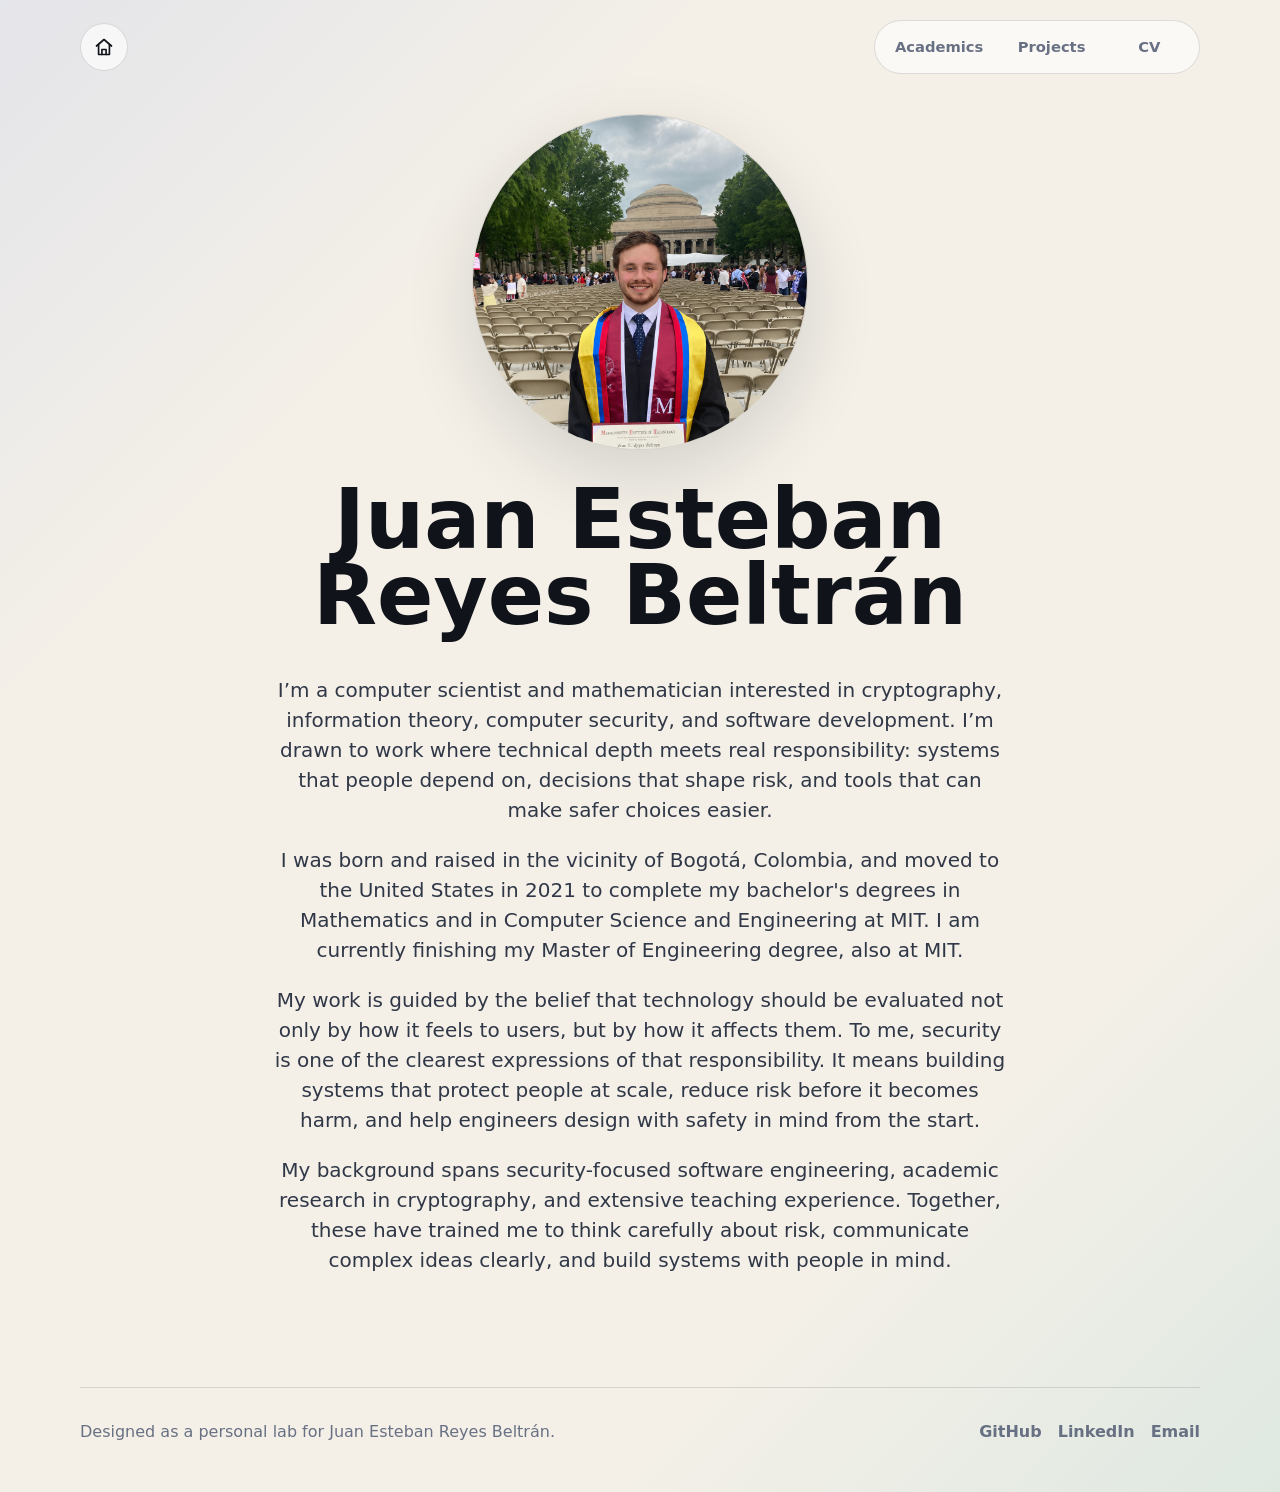
<file: index.html>
﻿<!doctype html>
<html lang="en">
  <head>
    <meta charset="UTF-8" />
    <meta name="viewport" content="width=device-width, initial-scale=1.0" />
    <title>Juan Esteban Reyes Beltrán</title>
    <meta
      name="description"
      content="Personal website for Juan Esteban Reyes Beltrán: research, games, software projects, and CV."
    />
    <link rel="stylesheet" href="styles.css" />
    <script src="script.js" defer></script>
  </head>
  <body data-page="home">
    <header class="site-header">
      <a class="brand" href="index.html" aria-label="Home">
        <svg viewBox="0 0 24 24" aria-hidden="true">
          <path d="M3 10.8 12 3l9 7.8" />
          <path d="M5.5 9.2V21h13V9.2" />
          <path d="M9.5 21v-6h5v6" />
        </svg>
      </a>
      <nav class="site-nav" aria-label="Primary navigation">
        <a href="academics.html">Academics</a>
        <a href="projects.html">Projects</a>
        <a href="cv.html">CV</a>
      </nav>
    </header>

    <main>
      <section class="about-hero" aria-labelledby="about-title">
        <img
          class="about-portrait"
          src="assets/personal-webpage-image.png"
          alt="Portrait of Juan Esteban Reyes Beltrán"
        />
        <div class="about-intro">
          <h1 id="about-title">Juan Esteban Reyes Beltrán</h1>
          <div class="about-text">
            <p>
              I’m a computer scientist and mathematician interested in
              cryptography, information theory, computer security, and software
              development. I’m drawn to work where technical depth meets real
              responsibility: systems that people depend on, decisions that
              shape risk, and tools that can make safer choices easier.
            </p>
            <p>
              I was born and raised in the vicinity of Bogotá, Colombia, and
              moved to the United States in 2021 to complete my bachelor's
              degrees in Mathematics and in Computer Science and Engineering at
              MIT. I am currently finishing my Master of Engineering degree,
              also at MIT.
            </p>
            <p>
              My work is guided by the belief that technology should be
              evaluated not only by how it feels to users, but by how it affects
              them. To me, security is one of the clearest expressions of that
              responsibility. It means building systems that protect people at
              scale, reduce risk before it becomes harm, and help engineers
              design with safety in mind from the start.
            </p>
            <p>
              My background spans security-focused software engineering,
              academic research in cryptography, and extensive teaching
              experience. Together, these have trained me to think carefully
              about risk, communicate complex ideas clearly, and build systems
              with people in mind.
            </p>
          </div>
        </div>
      </section>
    </main>

    <footer class="site-footer">
      <p>Designed as a personal lab for Juan Esteban Reyes Beltrán.</p>
      <div>
        <a href="https://github.com/juanereyes">GitHub</a>
        <a href="https://www.linkedin.com/in/juan-esteban-reyes-beltran-8081b71b8">LinkedIn</a>
        <a href="mailto:jereyes@mit.edu">Email</a>
      </div>
    </footer>
  </body>
</html>
</file>
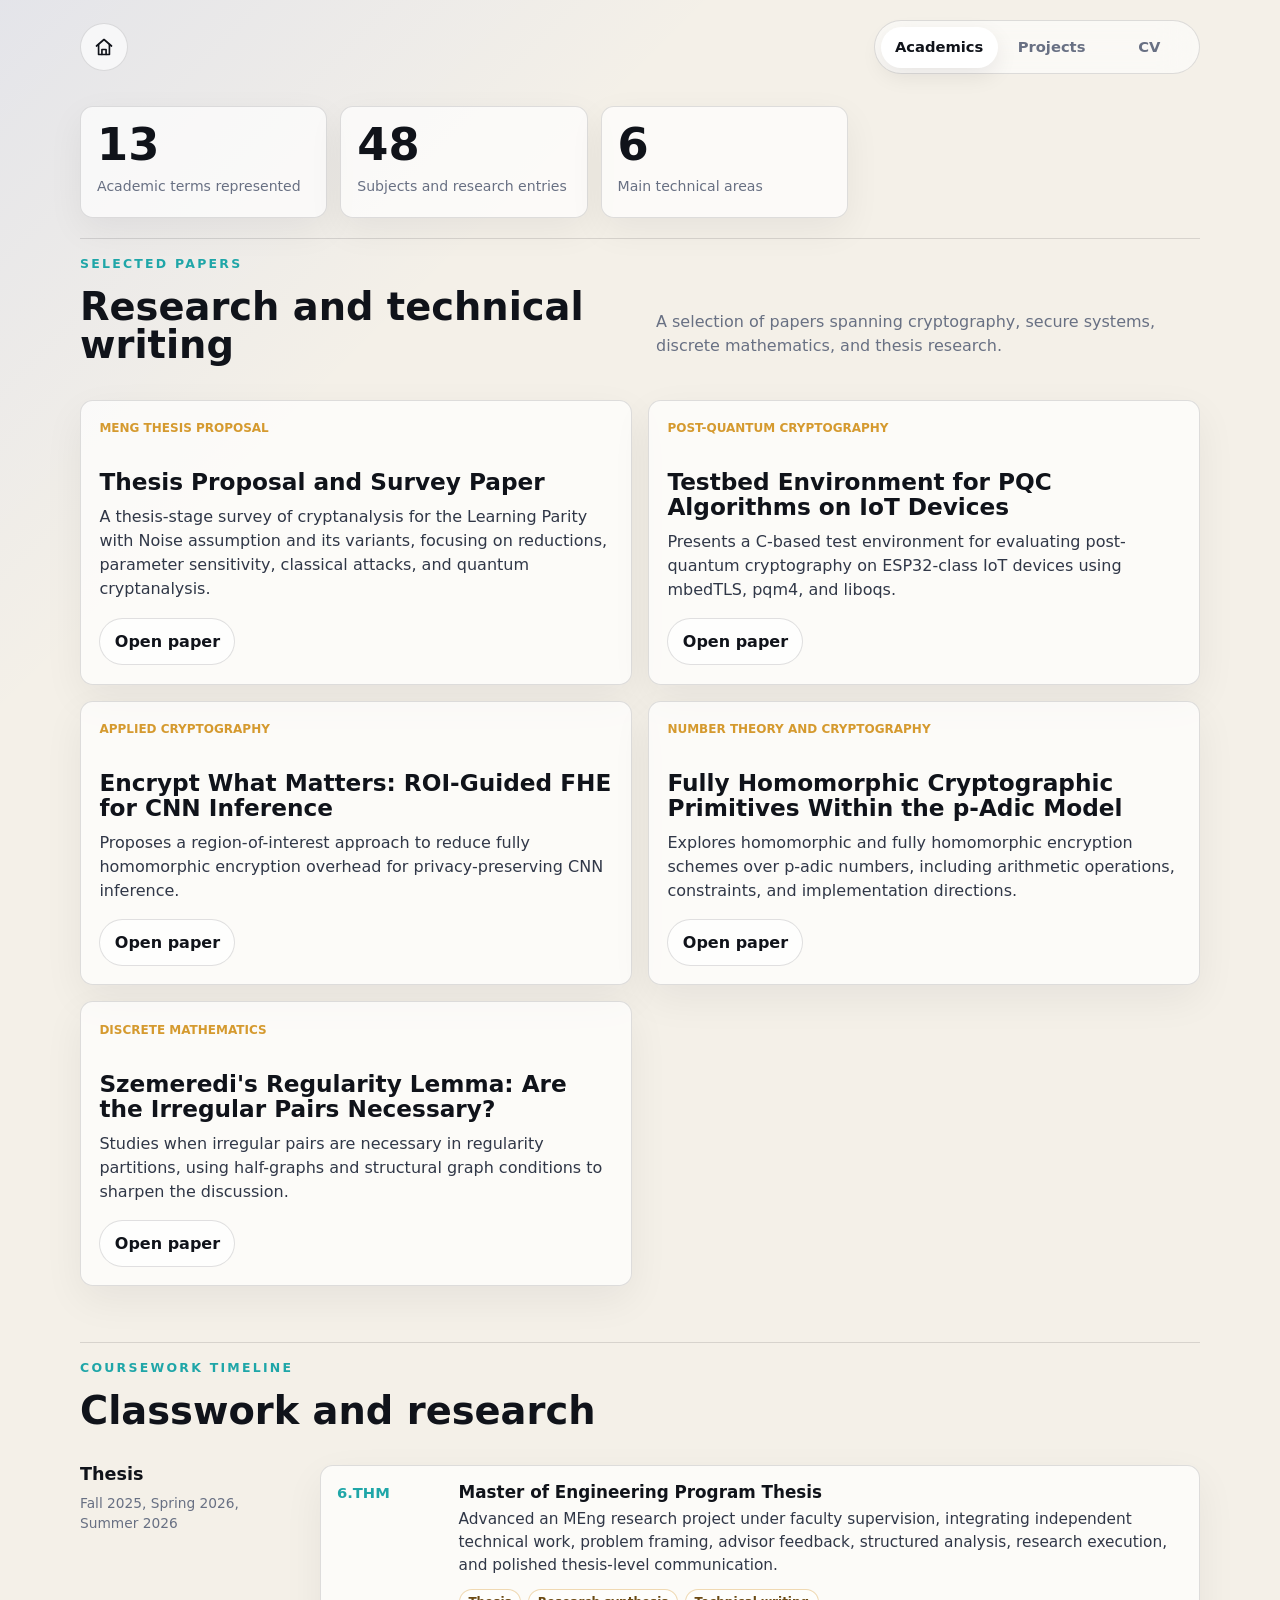
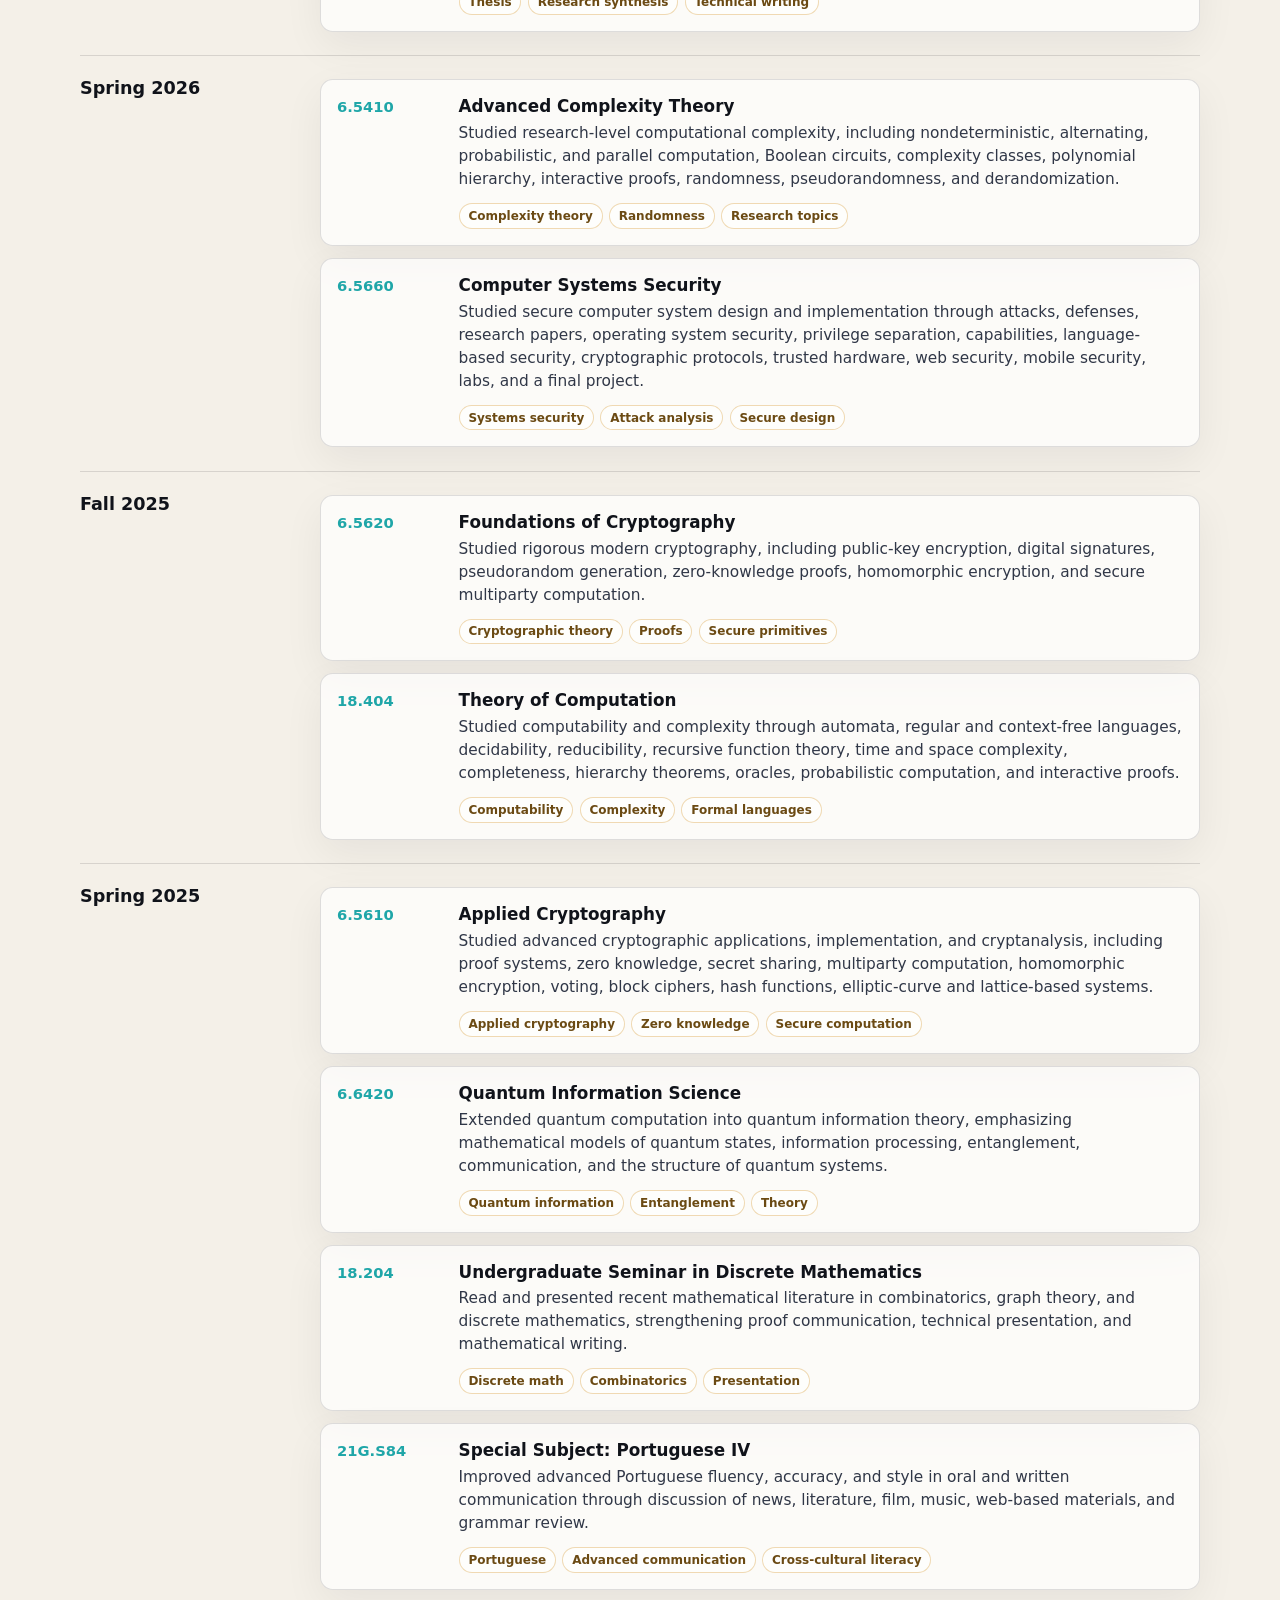
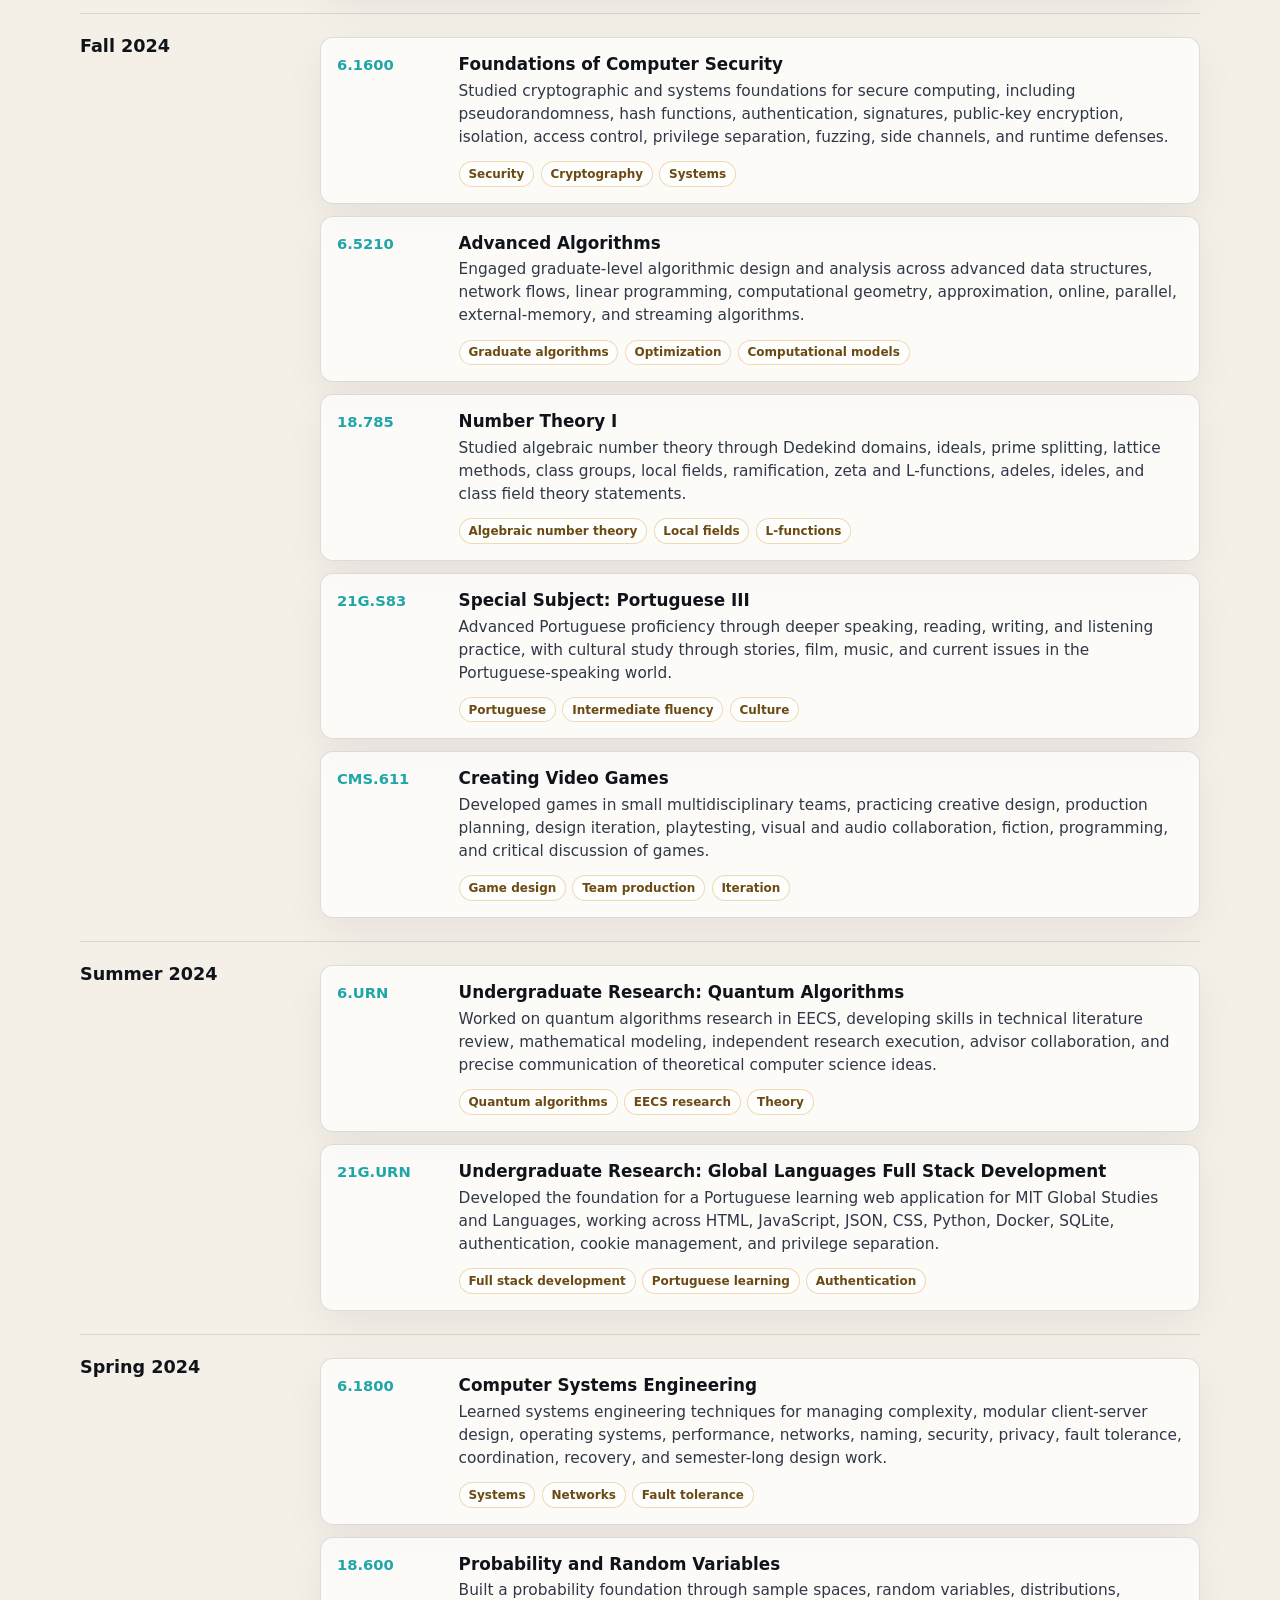
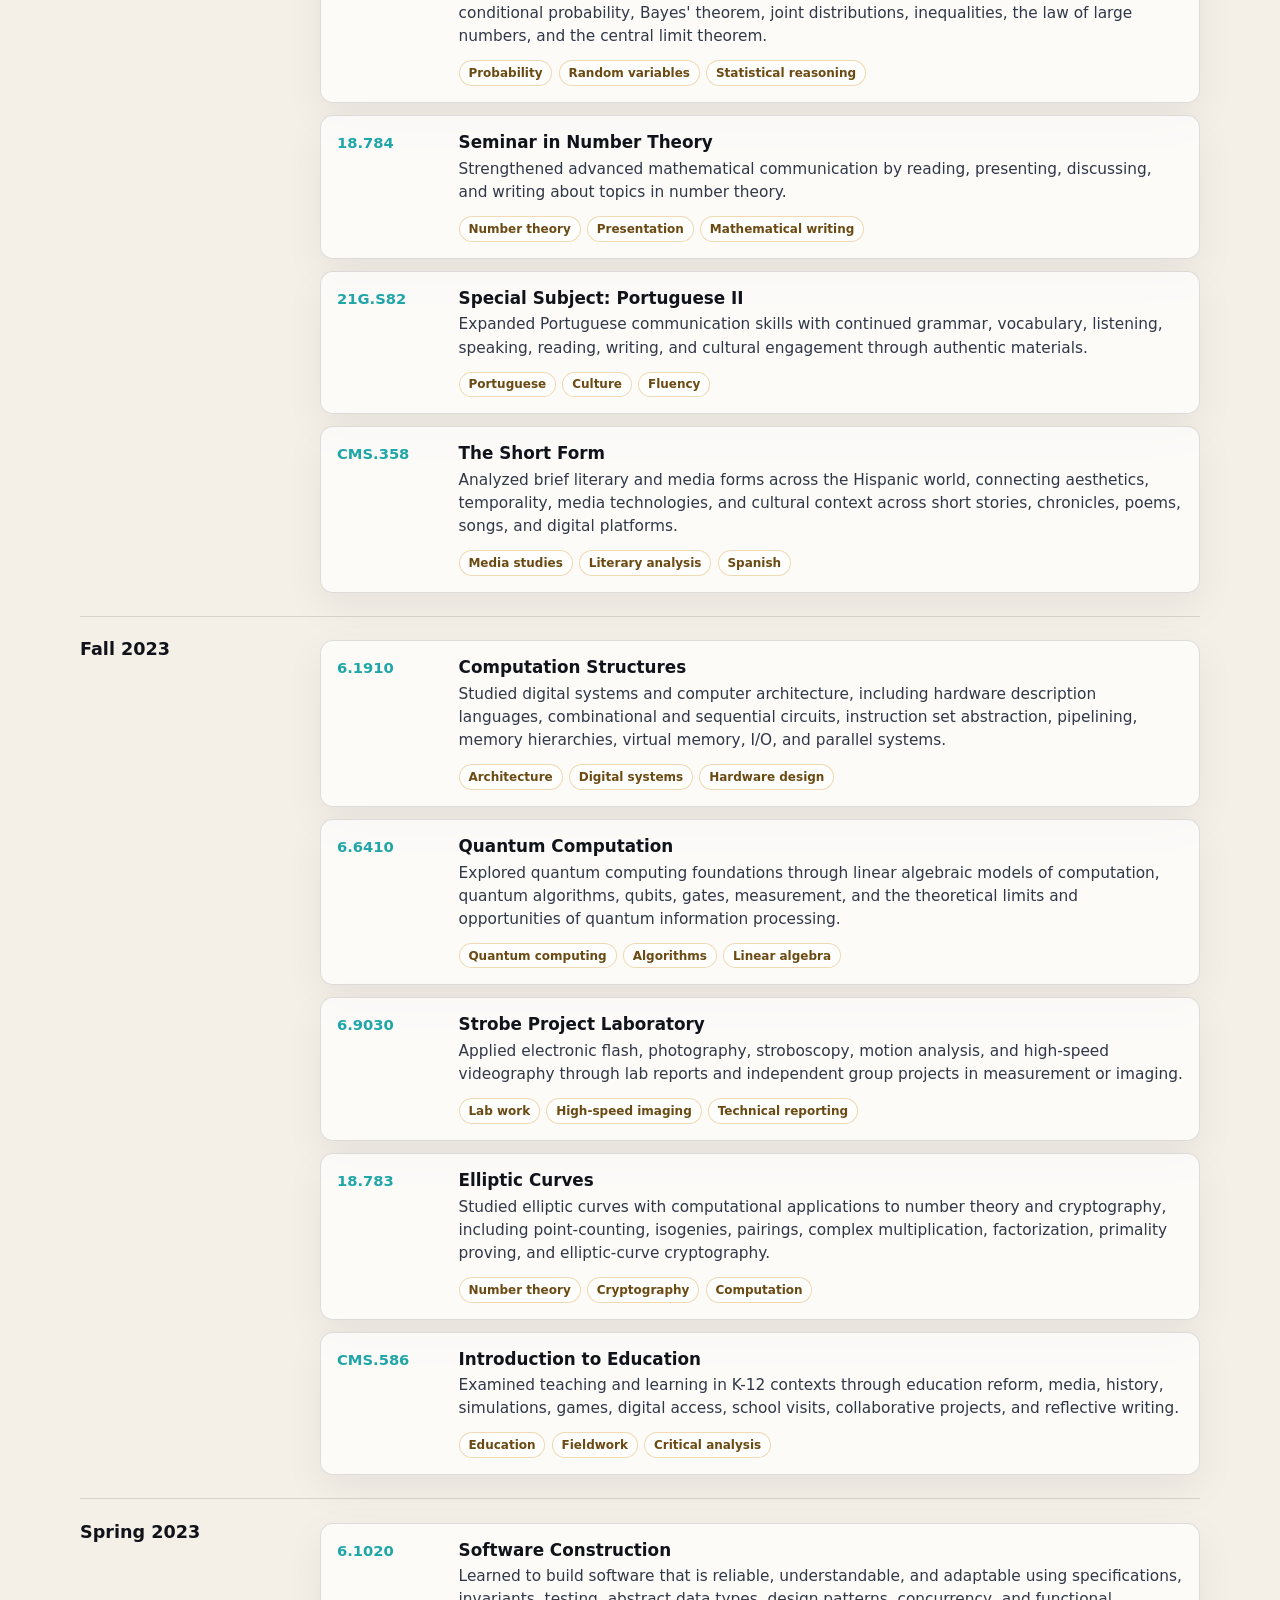
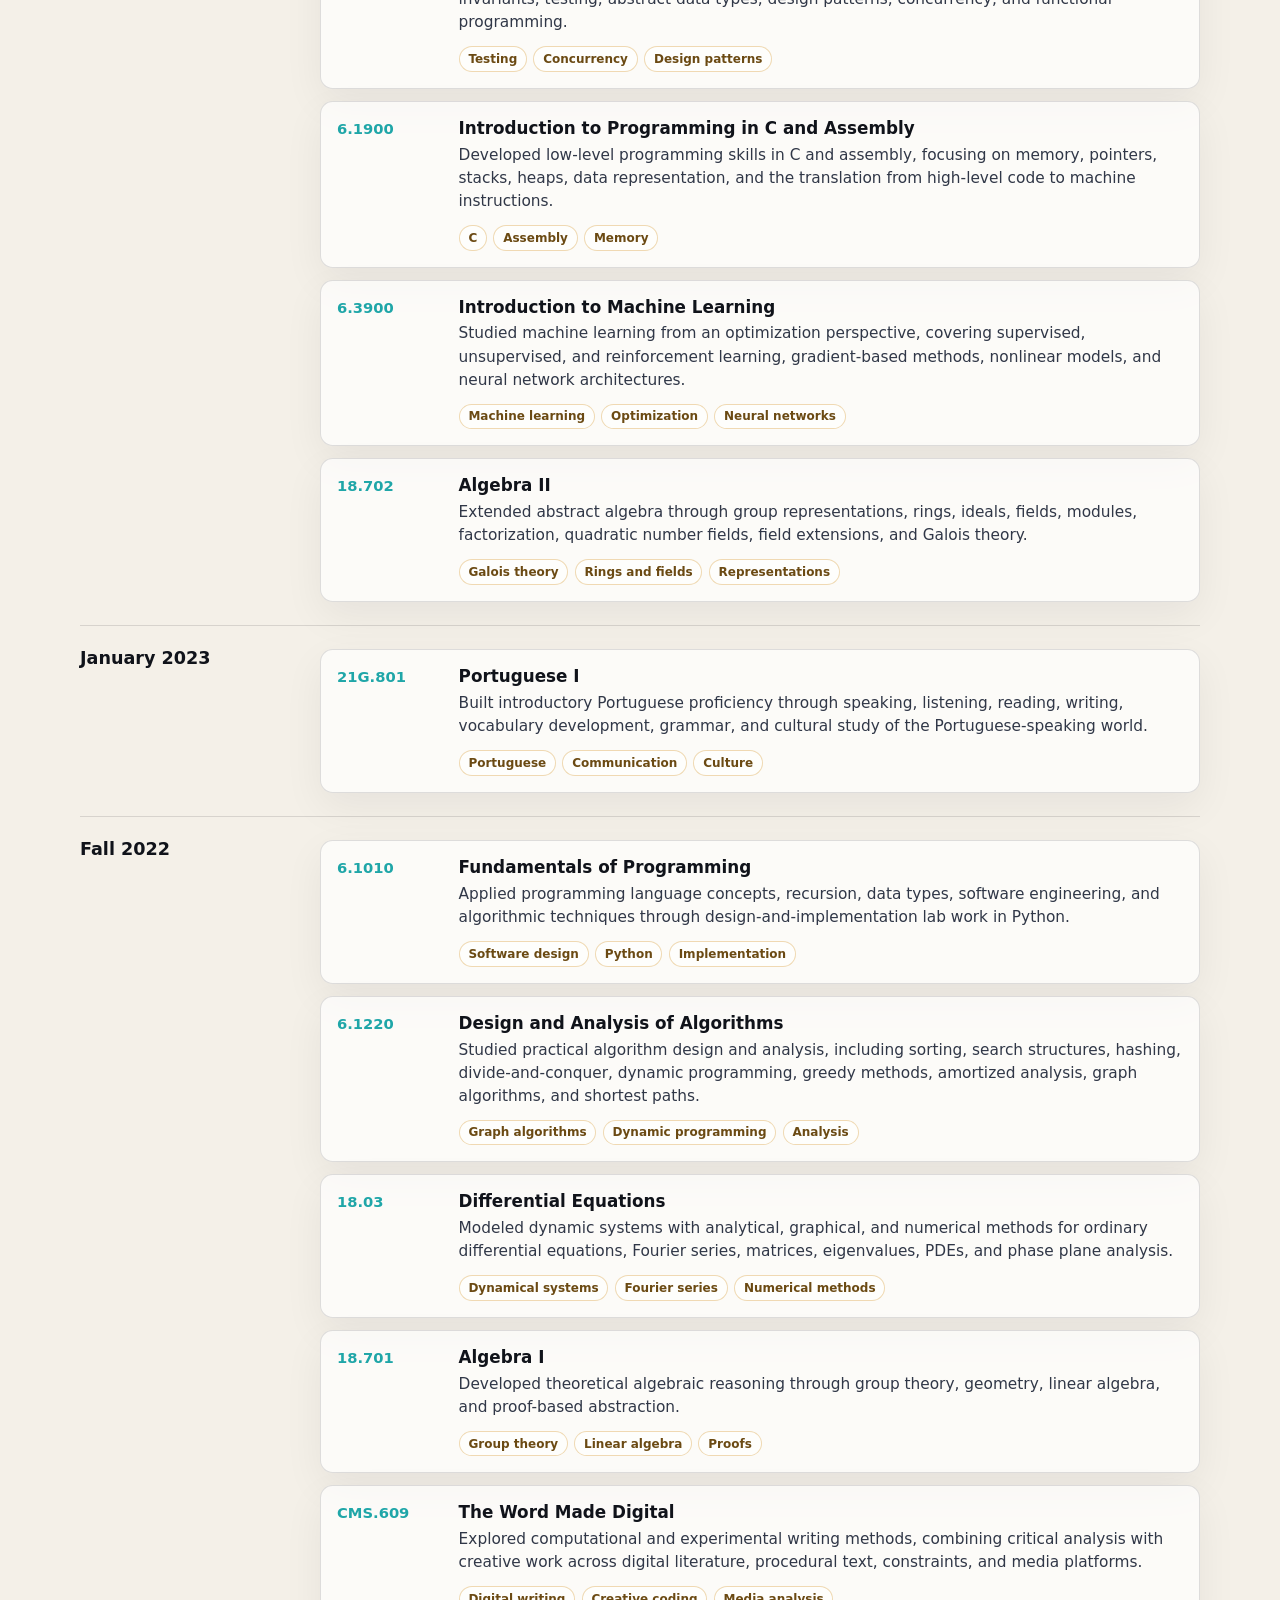
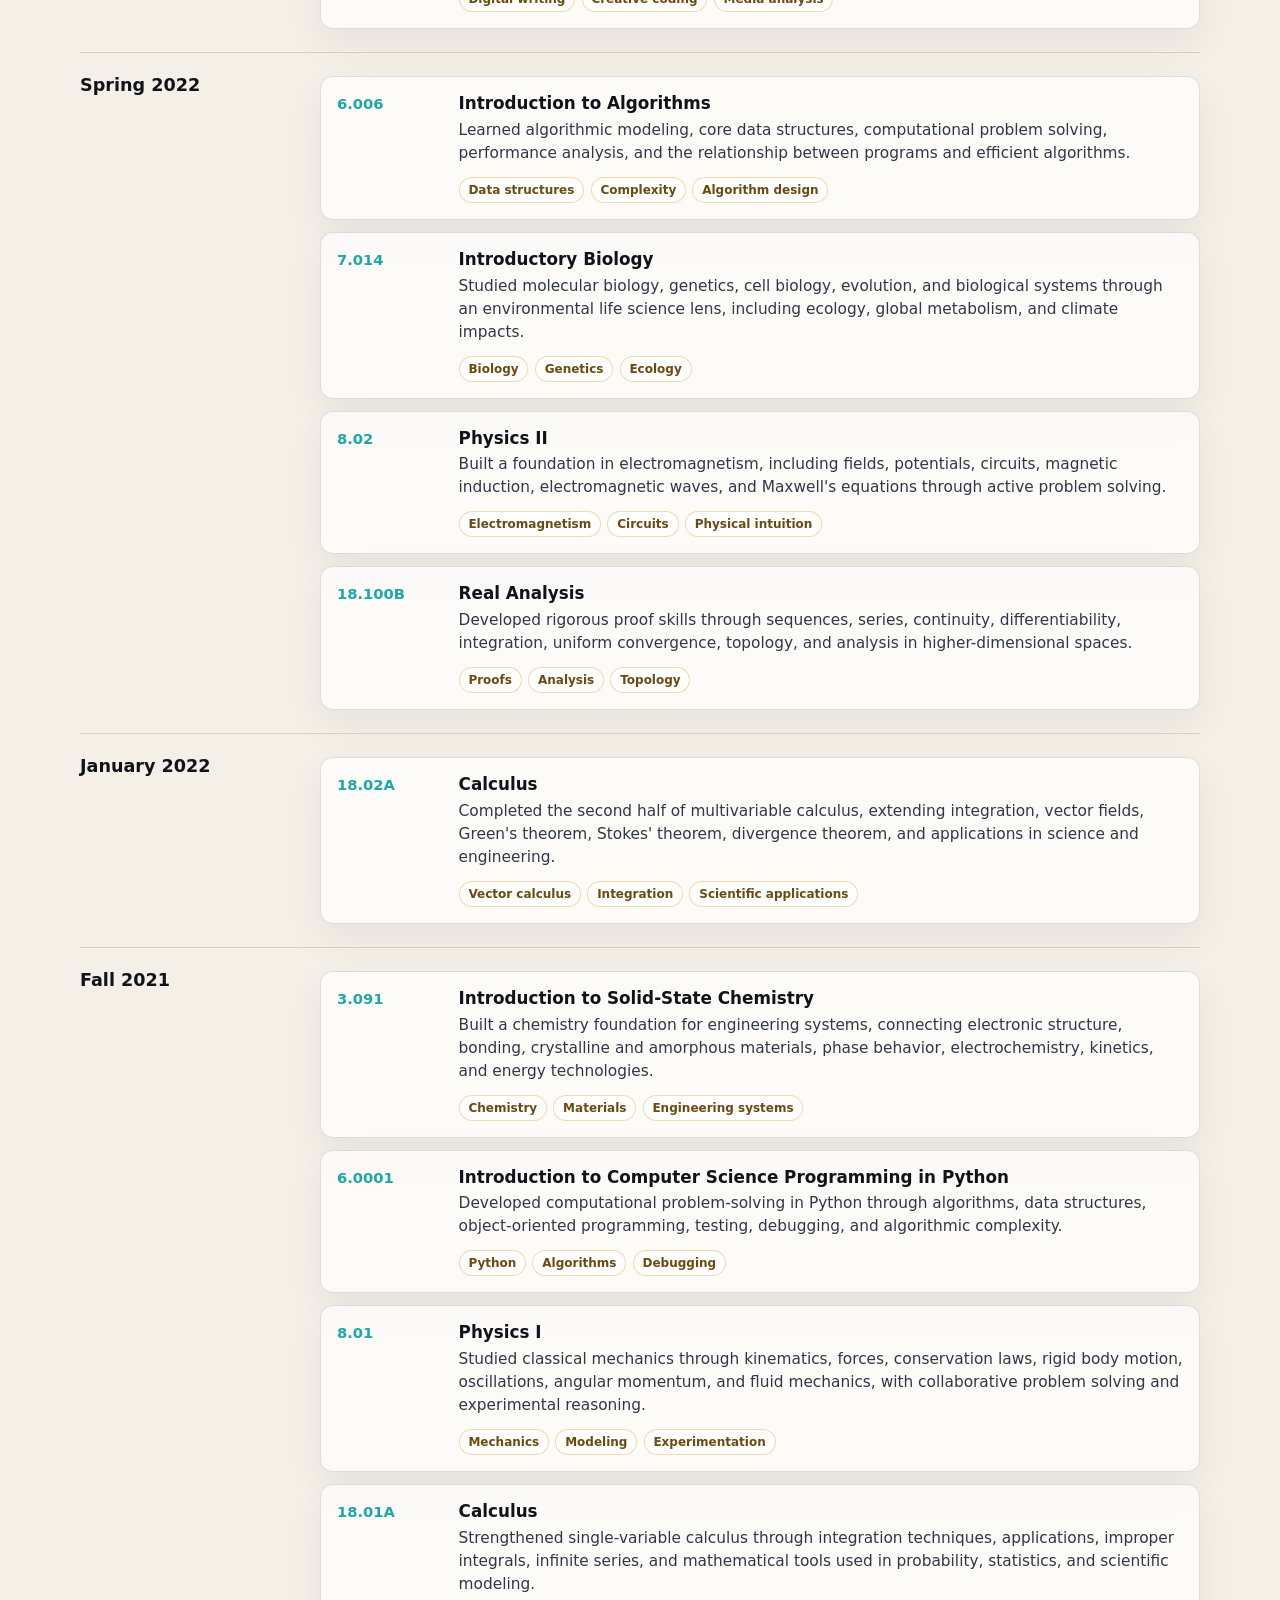
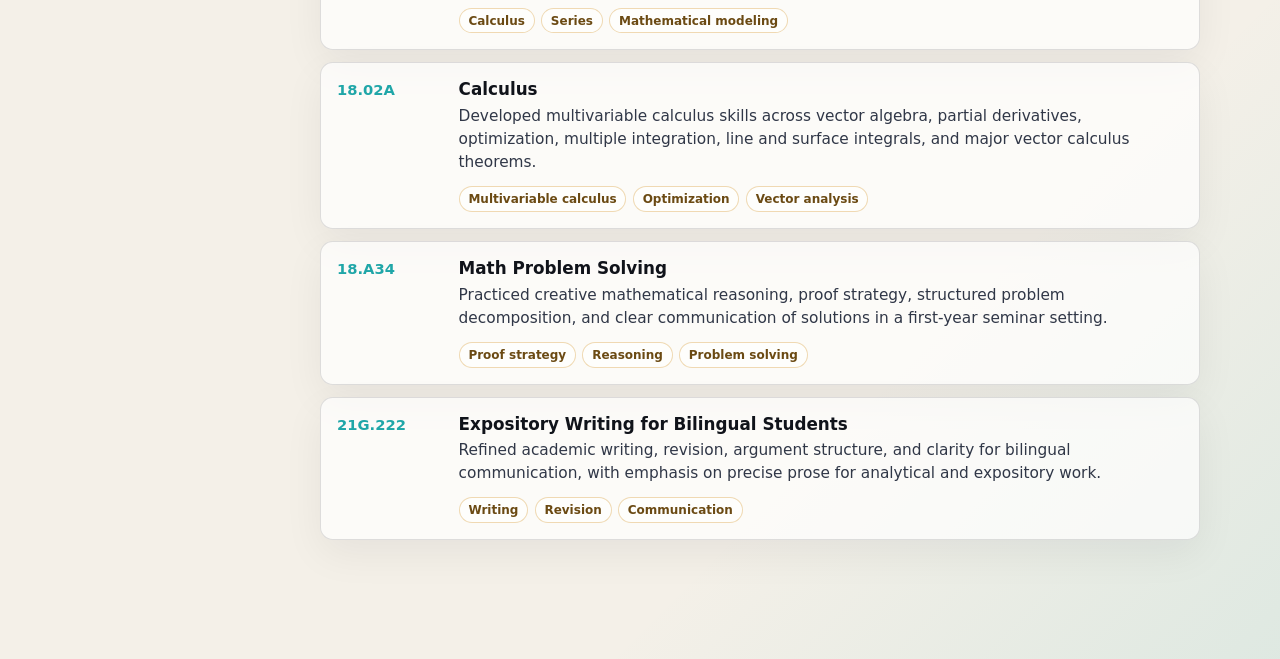
<file: academics.html>
<!doctype html>
<html lang="en">
  <head>
    <meta charset="UTF-8" />
    <meta name="viewport" content="width=device-width, initial-scale=1.0" />
    <title>Academics | Juan Esteban Reyes Beltrán</title>
    <link rel="stylesheet" href="styles.css" />
    <script src="script.js" defer></script>
  </head>
  <body data-page="academics">
    <header class="site-header">
      <a class="brand" href="index.html" aria-label="Home">
        <svg viewBox="0 0 24 24" aria-hidden="true">
          <path d="M3 10.8 12 3l9 7.8" />
          <path d="M5.5 9.2V21h13V9.2" />
          <path d="M9.5 21v-6h5v6" />
        </svg>
      </a>
      <nav class="site-nav" aria-label="Primary navigation">
        <a href="academics.html" aria-current="page">Academics</a>
        <a href="projects.html">Projects</a>
        <a href="cv.html">CV</a>
      </nav>
    </header>

    <main class="subpage academic-page">
      <section class="subpage-hero academic-hero">
        <div class="academic-stats" aria-label="Academic summary">
          <article>
            <strong>13</strong>
            <span>Academic terms represented</span>
          </article>
          <article>
            <strong>48</strong>
            <span>Subjects and research entries</span>
          </article>
          <article>
            <strong>6</strong>
            <span>Main technical areas</span>
          </article>
        </div>
      </section>

      <section class="papers-section" aria-labelledby="papers-heading">
        <div class="section-heading papers-heading">
          <div>
            <p class="eyebrow">Selected papers</p>
            <h2 id="papers-heading">Research and technical writing</h2>
          </div>
          <p>
            A selection of papers spanning cryptography, secure systems,
            discrete mathematics, and thesis research.
          </p>
        </div>

        <div class="paper-grid">
          <article class="paper-card">
            <span class="paper-meta">MEng thesis proposal</span>
            <h3>Thesis Proposal and Survey Paper</h3>
            <p>
              A thesis-stage survey of cryptanalysis for the Learning Parity
              with Noise assumption and its variants, focusing on reductions,
              parameter sensitivity, classical attacks, and quantum
              cryptanalysis.
            </p>
            <a href="assets/papers/meng-thesis-proposal-survey-paper.pdf">Open paper</a>
          </article>

          <article class="paper-card">
            <span class="paper-meta">Post-quantum cryptography</span>
            <h3>Testbed Environment for PQC Algorithms on IoT Devices</h3>
            <p>
              Presents a C-based test environment for evaluating post-quantum
              cryptography on ESP32-class IoT devices using mbedTLS, pqm4, and
              liboqs.
            </p>
            <a href="assets/papers/pqc-algorithms-iot-testbed.pdf">Open paper</a>
          </article>

          <article class="paper-card">
            <span class="paper-meta">Applied cryptography</span>
            <h3>Encrypt What Matters: ROI-Guided FHE for CNN Inference</h3>
            <p>
              Proposes a region-of-interest approach to reduce fully
              homomorphic encryption overhead for privacy-preserving CNN
              inference.
            </p>
            <a href="assets/papers/6-5610-roi-guided-fhe-cnn-inference.pdf">Open paper</a>
          </article>

          <article class="paper-card">
            <span class="paper-meta">Number theory and cryptography</span>
            <h3>Fully Homomorphic Cryptographic Primitives Within the p-Adic Model</h3>
            <p>
              Explores homomorphic and fully homomorphic encryption schemes over
              p-adic numbers, including arithmetic operations, constraints, and
              implementation directions.
            </p>
            <a href="assets/papers/18-784-p-adics-in-cryptography.pdf">Open paper</a>
          </article>

          <article class="paper-card">
            <span class="paper-meta">Discrete mathematics</span>
            <h3>Szemeredi's Regularity Lemma: Are the Irregular Pairs Necessary?</h3>
            <p>
              Studies when irregular pairs are necessary in regularity
              partitions, using half-graphs and structural graph conditions to
              sharpen the discussion.
            </p>
            <a href="assets/papers/18-204-szemeredi-regularity-lemma.pdf">Open paper</a>
          </article>
        </div>
      </section>

      <section class="coursework-section" aria-labelledby="coursework-heading">
        <div class="section-heading coursework-heading">
          <div>
            <p class="eyebrow">Coursework timeline</p>
            <h2 id="coursework-heading">Classwork and research</h2>
          </div>
        </div>

        <div class="timeline">
          <article class="term">
            <div class="term-label"><h3>Thesis</h3><span>Fall 2025, Spring 2026, Summer 2026</span></div>
            <div class="courses">
              <article class="course"><span class="course-code">6.THM</span><div><h4>Master of Engineering Program Thesis</h4><p>Advanced an MEng research project under faculty supervision, integrating independent technical work, problem framing, advisor feedback, structured analysis, research execution, and polished thesis-level communication.</p><div class="course-tags"><span>Thesis</span><span>Research synthesis</span><span>Technical writing</span></div></div></article>
            </div>
          </article>

          <article class="term">
            <div class="term-label"><h3>Spring 2026</h3></div>
            <div class="courses">
              <article class="course"><span class="course-code">6.5410</span><div><h4>Advanced Complexity Theory</h4><p>Studied research-level computational complexity, including nondeterministic, alternating, probabilistic, and parallel computation, Boolean circuits, complexity classes, polynomial hierarchy, interactive proofs, randomness, pseudorandomness, and derandomization.</p><div class="course-tags"><span>Complexity theory</span><span>Randomness</span><span>Research topics</span></div></div></article>
              <article class="course"><span class="course-code">6.5660</span><div><h4>Computer Systems Security</h4><p>Studied secure computer system design and implementation through attacks, defenses, research papers, operating system security, privilege separation, capabilities, language-based security, cryptographic protocols, trusted hardware, web security, mobile security, labs, and a final project.</p><div class="course-tags"><span>Systems security</span><span>Attack analysis</span><span>Secure design</span></div></div></article>
            </div>
          </article>

          <article class="term">
            <div class="term-label"><h3>Fall 2025</h3></div>
            <div class="courses">
              <article class="course"><span class="course-code">6.5620</span><div><h4>Foundations of Cryptography</h4><p>Studied rigorous modern cryptography, including public-key encryption, digital signatures, pseudorandom generation, zero-knowledge proofs, homomorphic encryption, and secure multiparty computation.</p><div class="course-tags"><span>Cryptographic theory</span><span>Proofs</span><span>Secure primitives</span></div></div></article>
              <article class="course"><span class="course-code">18.404</span><div><h4>Theory of Computation</h4><p>Studied computability and complexity through automata, regular and context-free languages, decidability, reducibility, recursive function theory, time and space complexity, completeness, hierarchy theorems, oracles, probabilistic computation, and interactive proofs.</p><div class="course-tags"><span>Computability</span><span>Complexity</span><span>Formal languages</span></div></div></article>
            </div>
          </article>

          <article class="term">
            <div class="term-label"><h3>Spring 2025</h3></div>
            <div class="courses">
              <article class="course"><span class="course-code">6.5610</span><div><h4>Applied Cryptography</h4><p>Studied advanced cryptographic applications, implementation, and cryptanalysis, including proof systems, zero knowledge, secret sharing, multiparty computation, homomorphic encryption, voting, block ciphers, hash functions, elliptic-curve and lattice-based systems.</p><div class="course-tags"><span>Applied cryptography</span><span>Zero knowledge</span><span>Secure computation</span></div></div></article>
              <article class="course"><span class="course-code">6.6420</span><div><h4>Quantum Information Science</h4><p>Extended quantum computation into quantum information theory, emphasizing mathematical models of quantum states, information processing, entanglement, communication, and the structure of quantum systems.</p><div class="course-tags"><span>Quantum information</span><span>Entanglement</span><span>Theory</span></div></div></article>
              <article class="course"><span class="course-code">18.204</span><div><h4>Undergraduate Seminar in Discrete Mathematics</h4><p>Read and presented recent mathematical literature in combinatorics, graph theory, and discrete mathematics, strengthening proof communication, technical presentation, and mathematical writing.</p><div class="course-tags"><span>Discrete math</span><span>Combinatorics</span><span>Presentation</span></div></div></article>
              <article class="course"><span class="course-code">21G.S84</span><div><h4>Special Subject: Portuguese IV</h4><p>Improved advanced Portuguese fluency, accuracy, and style in oral and written communication through discussion of news, literature, film, music, web-based materials, and grammar review.</p><div class="course-tags"><span>Portuguese</span><span>Advanced communication</span><span>Cross-cultural literacy</span></div></div></article>
            </div>
          </article>

          <article class="term">
            <div class="term-label"><h3>Fall 2024</h3></div>
            <div class="courses">
              <article class="course"><span class="course-code">6.1600</span><div><h4>Foundations of Computer Security</h4><p>Studied cryptographic and systems foundations for secure computing, including pseudorandomness, hash functions, authentication, signatures, public-key encryption, isolation, access control, privilege separation, fuzzing, side channels, and runtime defenses.</p><div class="course-tags"><span>Security</span><span>Cryptography</span><span>Systems</span></div></div></article>
              <article class="course"><span class="course-code">6.5210</span><div><h4>Advanced Algorithms</h4><p>Engaged graduate-level algorithmic design and analysis across advanced data structures, network flows, linear programming, computational geometry, approximation, online, parallel, external-memory, and streaming algorithms.</p><div class="course-tags"><span>Graduate algorithms</span><span>Optimization</span><span>Computational models</span></div></div></article>
              <article class="course"><span class="course-code">18.785</span><div><h4>Number Theory I</h4><p>Studied algebraic number theory through Dedekind domains, ideals, prime splitting, lattice methods, class groups, local fields, ramification, zeta and L-functions, adeles, ideles, and class field theory statements.</p><div class="course-tags"><span>Algebraic number theory</span><span>Local fields</span><span>L-functions</span></div></div></article>
              <article class="course"><span class="course-code">21G.S83</span><div><h4>Special Subject: Portuguese III</h4><p>Advanced Portuguese proficiency through deeper speaking, reading, writing, and listening practice, with cultural study through stories, film, music, and current issues in the Portuguese-speaking world.</p><div class="course-tags"><span>Portuguese</span><span>Intermediate fluency</span><span>Culture</span></div></div></article>
              <article class="course"><span class="course-code">CMS.611</span><div><h4>Creating Video Games</h4><p>Developed games in small multidisciplinary teams, practicing creative design, production planning, design iteration, playtesting, visual and audio collaboration, fiction, programming, and critical discussion of games.</p><div class="course-tags"><span>Game design</span><span>Team production</span><span>Iteration</span></div></div></article>
            </div>
          </article>

          <article class="term">
            <div class="term-label"><h3>Summer 2024</h3></div>
            <div class="courses">
              <article class="course"><span class="course-code">6.URN</span><div><h4>Undergraduate Research: Quantum Algorithms</h4><p>Worked on quantum algorithms research in EECS, developing skills in technical literature review, mathematical modeling, independent research execution, advisor collaboration, and precise communication of theoretical computer science ideas.</p><div class="course-tags"><span>Quantum algorithms</span><span>EECS research</span><span>Theory</span></div></div></article>
              <article class="course"><span class="course-code">21G.URN</span><div><h4>Undergraduate Research: Global Languages Full Stack Development</h4><p>Developed the foundation for a Portuguese learning web application for MIT Global Studies and Languages, working across HTML, JavaScript, JSON, CSS, Python, Docker, SQLite, authentication, cookie management, and privilege separation.</p><div class="course-tags"><span>Full stack development</span><span>Portuguese learning</span><span>Authentication</span></div></div></article>
            </div>
          </article>

          <article class="term">
            <div class="term-label"><h3>Spring 2024</h3></div>
            <div class="courses">
              <article class="course"><span class="course-code">6.1800</span><div><h4>Computer Systems Engineering</h4><p>Learned systems engineering techniques for managing complexity, modular client-server design, operating systems, performance, networks, naming, security, privacy, fault tolerance, coordination, recovery, and semester-long design work.</p><div class="course-tags"><span>Systems</span><span>Networks</span><span>Fault tolerance</span></div></div></article>
              <article class="course"><span class="course-code">18.600</span><div><h4>Probability and Random Variables</h4><p>Built a probability foundation through sample spaces, random variables, distributions, conditional probability, Bayes' theorem, joint distributions, inequalities, the law of large numbers, and the central limit theorem.</p><div class="course-tags"><span>Probability</span><span>Random variables</span><span>Statistical reasoning</span></div></div></article>
              <article class="course"><span class="course-code">18.784</span><div><h4>Seminar in Number Theory</h4><p>Strengthened advanced mathematical communication by reading, presenting, discussing, and writing about topics in number theory.</p><div class="course-tags"><span>Number theory</span><span>Presentation</span><span>Mathematical writing</span></div></div></article>
              <article class="course"><span class="course-code">21G.S82</span><div><h4>Special Subject: Portuguese II</h4><p>Expanded Portuguese communication skills with continued grammar, vocabulary, listening, speaking, reading, writing, and cultural engagement through authentic materials.</p><div class="course-tags"><span>Portuguese</span><span>Culture</span><span>Fluency</span></div></div></article>
              <article class="course"><span class="course-code">CMS.358</span><div><h4>The Short Form</h4><p>Analyzed brief literary and media forms across the Hispanic world, connecting aesthetics, temporality, media technologies, and cultural context across short stories, chronicles, poems, songs, and digital platforms.</p><div class="course-tags"><span>Media studies</span><span>Literary analysis</span><span>Spanish</span></div></div></article>
            </div>
          </article>

          <article class="term">
            <div class="term-label"><h3>Fall 2023</h3></div>
            <div class="courses">
              <article class="course"><span class="course-code">6.1910</span><div><h4>Computation Structures</h4><p>Studied digital systems and computer architecture, including hardware description languages, combinational and sequential circuits, instruction set abstraction, pipelining, memory hierarchies, virtual memory, I/O, and parallel systems.</p><div class="course-tags"><span>Architecture</span><span>Digital systems</span><span>Hardware design</span></div></div></article>
              <article class="course"><span class="course-code">6.6410</span><div><h4>Quantum Computation</h4><p>Explored quantum computing foundations through linear algebraic models of computation, quantum algorithms, qubits, gates, measurement, and the theoretical limits and opportunities of quantum information processing.</p><div class="course-tags"><span>Quantum computing</span><span>Algorithms</span><span>Linear algebra</span></div></div></article>
              <article class="course"><span class="course-code">6.9030</span><div><h4>Strobe Project Laboratory</h4><p>Applied electronic flash, photography, stroboscopy, motion analysis, and high-speed videography through lab reports and independent group projects in measurement or imaging.</p><div class="course-tags"><span>Lab work</span><span>High-speed imaging</span><span>Technical reporting</span></div></div></article>
              <article class="course"><span class="course-code">18.783</span><div><h4>Elliptic Curves</h4><p>Studied elliptic curves with computational applications to number theory and cryptography, including point-counting, isogenies, pairings, complex multiplication, factorization, primality proving, and elliptic-curve cryptography.</p><div class="course-tags"><span>Number theory</span><span>Cryptography</span><span>Computation</span></div></div></article>
              <article class="course"><span class="course-code">CMS.586</span><div><h4>Introduction to Education</h4><p>Examined teaching and learning in K-12 contexts through education reform, media, history, simulations, games, digital access, school visits, collaborative projects, and reflective writing.</p><div class="course-tags"><span>Education</span><span>Fieldwork</span><span>Critical analysis</span></div></div></article>
            </div>
          </article>

          <article class="term">
            <div class="term-label"><h3>Spring 2023</h3></div>
            <div class="courses">
              <article class="course"><span class="course-code">6.1020</span><div><h4>Software Construction</h4><p>Learned to build software that is reliable, understandable, and adaptable using specifications, invariants, testing, abstract data types, design patterns, concurrency, and functional programming.</p><div class="course-tags"><span>Testing</span><span>Concurrency</span><span>Design patterns</span></div></div></article>
              <article class="course"><span class="course-code">6.1900</span><div><h4>Introduction to Programming in C and Assembly</h4><p>Developed low-level programming skills in C and assembly, focusing on memory, pointers, stacks, heaps, data representation, and the translation from high-level code to machine instructions.</p><div class="course-tags"><span>C</span><span>Assembly</span><span>Memory</span></div></div></article>
              <article class="course"><span class="course-code">6.3900</span><div><h4>Introduction to Machine Learning</h4><p>Studied machine learning from an optimization perspective, covering supervised, unsupervised, and reinforcement learning, gradient-based methods, nonlinear models, and neural network architectures.</p><div class="course-tags"><span>Machine learning</span><span>Optimization</span><span>Neural networks</span></div></div></article>
              <article class="course"><span class="course-code">18.702</span><div><h4>Algebra II</h4><p>Extended abstract algebra through group representations, rings, ideals, fields, modules, factorization, quadratic number fields, field extensions, and Galois theory.</p><div class="course-tags"><span>Galois theory</span><span>Rings and fields</span><span>Representations</span></div></div></article>
            </div>
          </article>

          <article class="term">
            <div class="term-label"><h3>January 2023</h3></div>
            <div class="courses">
              <article class="course"><span class="course-code">21G.801</span><div><h4>Portuguese I</h4><p>Built introductory Portuguese proficiency through speaking, listening, reading, writing, vocabulary development, grammar, and cultural study of the Portuguese-speaking world.</p><div class="course-tags"><span>Portuguese</span><span>Communication</span><span>Culture</span></div></div></article>
            </div>
          </article>

          <article class="term">
            <div class="term-label"><h3>Fall 2022</h3></div>
            <div class="courses">
              <article class="course"><span class="course-code">6.1010</span><div><h4>Fundamentals of Programming</h4><p>Applied programming language concepts, recursion, data types, software engineering, and algorithmic techniques through design-and-implementation lab work in Python.</p><div class="course-tags"><span>Software design</span><span>Python</span><span>Implementation</span></div></div></article>
              <article class="course"><span class="course-code">6.1220</span><div><h4>Design and Analysis of Algorithms</h4><p>Studied practical algorithm design and analysis, including sorting, search structures, hashing, divide-and-conquer, dynamic programming, greedy methods, amortized analysis, graph algorithms, and shortest paths.</p><div class="course-tags"><span>Graph algorithms</span><span>Dynamic programming</span><span>Analysis</span></div></div></article>
              <article class="course"><span class="course-code">18.03</span><div><h4>Differential Equations</h4><p>Modeled dynamic systems with analytical, graphical, and numerical methods for ordinary differential equations, Fourier series, matrices, eigenvalues, PDEs, and phase plane analysis.</p><div class="course-tags"><span>Dynamical systems</span><span>Fourier series</span><span>Numerical methods</span></div></div></article>
              <article class="course"><span class="course-code">18.701</span><div><h4>Algebra I</h4><p>Developed theoretical algebraic reasoning through group theory, geometry, linear algebra, and proof-based abstraction.</p><div class="course-tags"><span>Group theory</span><span>Linear algebra</span><span>Proofs</span></div></div></article>
              <article class="course"><span class="course-code">CMS.609</span><div><h4>The Word Made Digital</h4><p>Explored computational and experimental writing methods, combining critical analysis with creative work across digital literature, procedural text, constraints, and media platforms.</p><div class="course-tags"><span>Digital writing</span><span>Creative coding</span><span>Media analysis</span></div></div></article>
            </div>
          </article>

          <article class="term">
            <div class="term-label"><h3>Spring 2022</h3></div>
            <div class="courses">
              <article class="course"><span class="course-code">6.006</span><div><h4>Introduction to Algorithms</h4><p>Learned algorithmic modeling, core data structures, computational problem solving, performance analysis, and the relationship between programs and efficient algorithms.</p><div class="course-tags"><span>Data structures</span><span>Complexity</span><span>Algorithm design</span></div></div></article>
              <article class="course"><span class="course-code">7.014</span><div><h4>Introductory Biology</h4><p>Studied molecular biology, genetics, cell biology, evolution, and biological systems through an environmental life science lens, including ecology, global metabolism, and climate impacts.</p><div class="course-tags"><span>Biology</span><span>Genetics</span><span>Ecology</span></div></div></article>
              <article class="course"><span class="course-code">8.02</span><div><h4>Physics II</h4><p>Built a foundation in electromagnetism, including fields, potentials, circuits, magnetic induction, electromagnetic waves, and Maxwell's equations through active problem solving.</p><div class="course-tags"><span>Electromagnetism</span><span>Circuits</span><span>Physical intuition</span></div></div></article>
              <article class="course"><span class="course-code">18.100B</span><div><h4>Real Analysis</h4><p>Developed rigorous proof skills through sequences, series, continuity, differentiability, integration, uniform convergence, topology, and analysis in higher-dimensional spaces.</p><div class="course-tags"><span>Proofs</span><span>Analysis</span><span>Topology</span></div></div></article>
            </div>
          </article>

          <article class="term">
            <div class="term-label"><h3>January 2022</h3></div>
            <div class="courses">
              <article class="course"><span class="course-code">18.02A</span><div><h4>Calculus</h4><p>Completed the second half of multivariable calculus, extending integration, vector fields, Green's theorem, Stokes' theorem, divergence theorem, and applications in science and engineering.</p><div class="course-tags"><span>Vector calculus</span><span>Integration</span><span>Scientific applications</span></div></div></article>
            </div>
          </article>

          <article class="term">
            <div class="term-label"><h3>Fall 2021</h3></div>
            <div class="courses">
              <article class="course"><span class="course-code">3.091</span><div><h4>Introduction to Solid-State Chemistry</h4><p>Built a chemistry foundation for engineering systems, connecting electronic structure, bonding, crystalline and amorphous materials, phase behavior, electrochemistry, kinetics, and energy technologies.</p><div class="course-tags"><span>Chemistry</span><span>Materials</span><span>Engineering systems</span></div></div></article>
              <article class="course"><span class="course-code">6.0001</span><div><h4>Introduction to Computer Science Programming in Python</h4><p>Developed computational problem-solving in Python through algorithms, data structures, object-oriented programming, testing, debugging, and algorithmic complexity.</p><div class="course-tags"><span>Python</span><span>Algorithms</span><span>Debugging</span></div></div></article>
              <article class="course"><span class="course-code">8.01</span><div><h4>Physics I</h4><p>Studied classical mechanics through kinematics, forces, conservation laws, rigid body motion, oscillations, angular momentum, and fluid mechanics, with collaborative problem solving and experimental reasoning.</p><div class="course-tags"><span>Mechanics</span><span>Modeling</span><span>Experimentation</span></div></div></article>
              <article class="course"><span class="course-code">18.01A</span><div><h4>Calculus</h4><p>Strengthened single-variable calculus through integration techniques, applications, improper integrals, infinite series, and mathematical tools used in probability, statistics, and scientific modeling.</p><div class="course-tags"><span>Calculus</span><span>Series</span><span>Mathematical modeling</span></div></div></article>
              <article class="course"><span class="course-code">18.02A</span><div><h4>Calculus</h4><p>Developed multivariable calculus skills across vector algebra, partial derivatives, optimization, multiple integration, line and surface integrals, and major vector calculus theorems.</p><div class="course-tags"><span>Multivariable calculus</span><span>Optimization</span><span>Vector analysis</span></div></div></article>
              <article class="course"><span class="course-code">18.A34</span><div><h4>Math Problem Solving</h4><p>Practiced creative mathematical reasoning, proof strategy, structured problem decomposition, and clear communication of solutions in a first-year seminar setting.</p><div class="course-tags"><span>Proof strategy</span><span>Reasoning</span><span>Problem solving</span></div></div></article>
              <article class="course"><span class="course-code">21G.222</span><div><h4>Expository Writing for Bilingual Students</h4><p>Refined academic writing, revision, argument structure, and clarity for bilingual communication, with emphasis on precise prose for analytical and expository work.</p><div class="course-tags"><span>Writing</span><span>Revision</span><span>Communication</span></div></div></article>
            </div>
          </article>

        </div>

      </section>
    </main>
  </body>
</html>
</file>
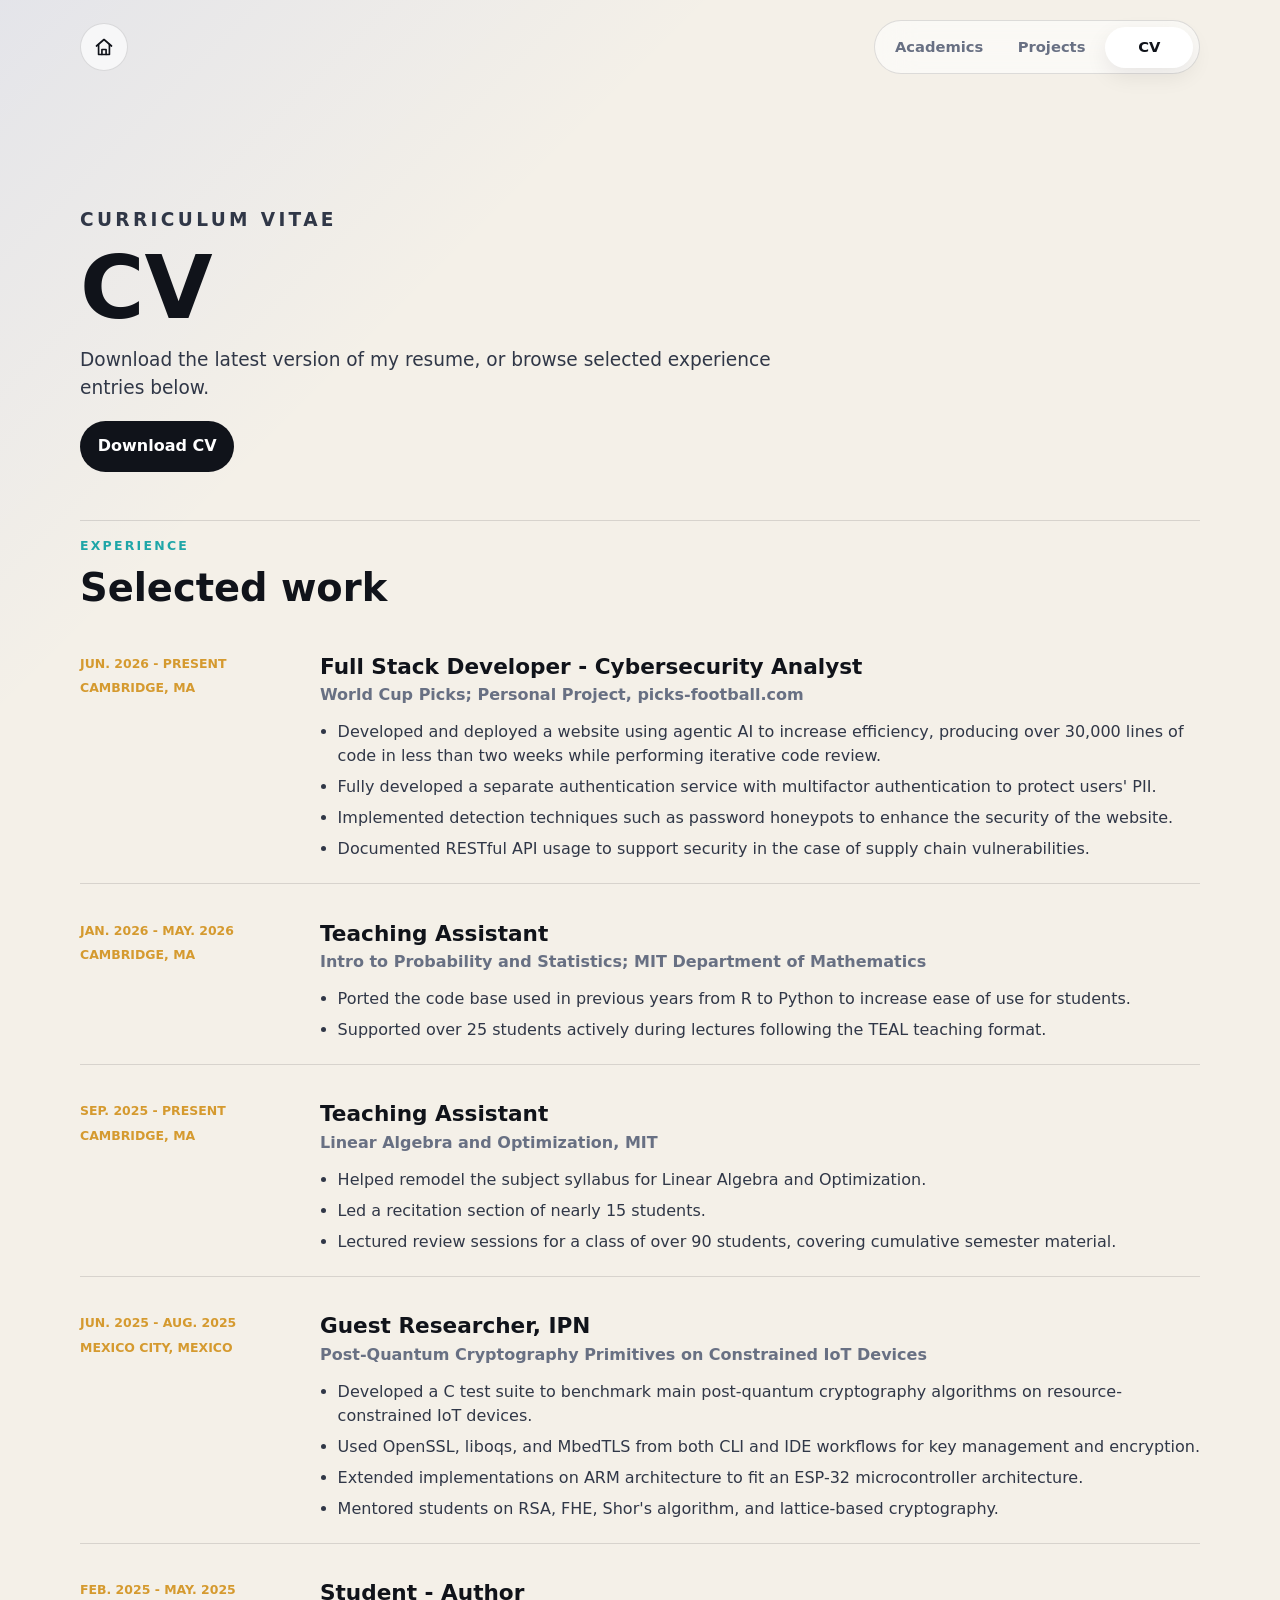
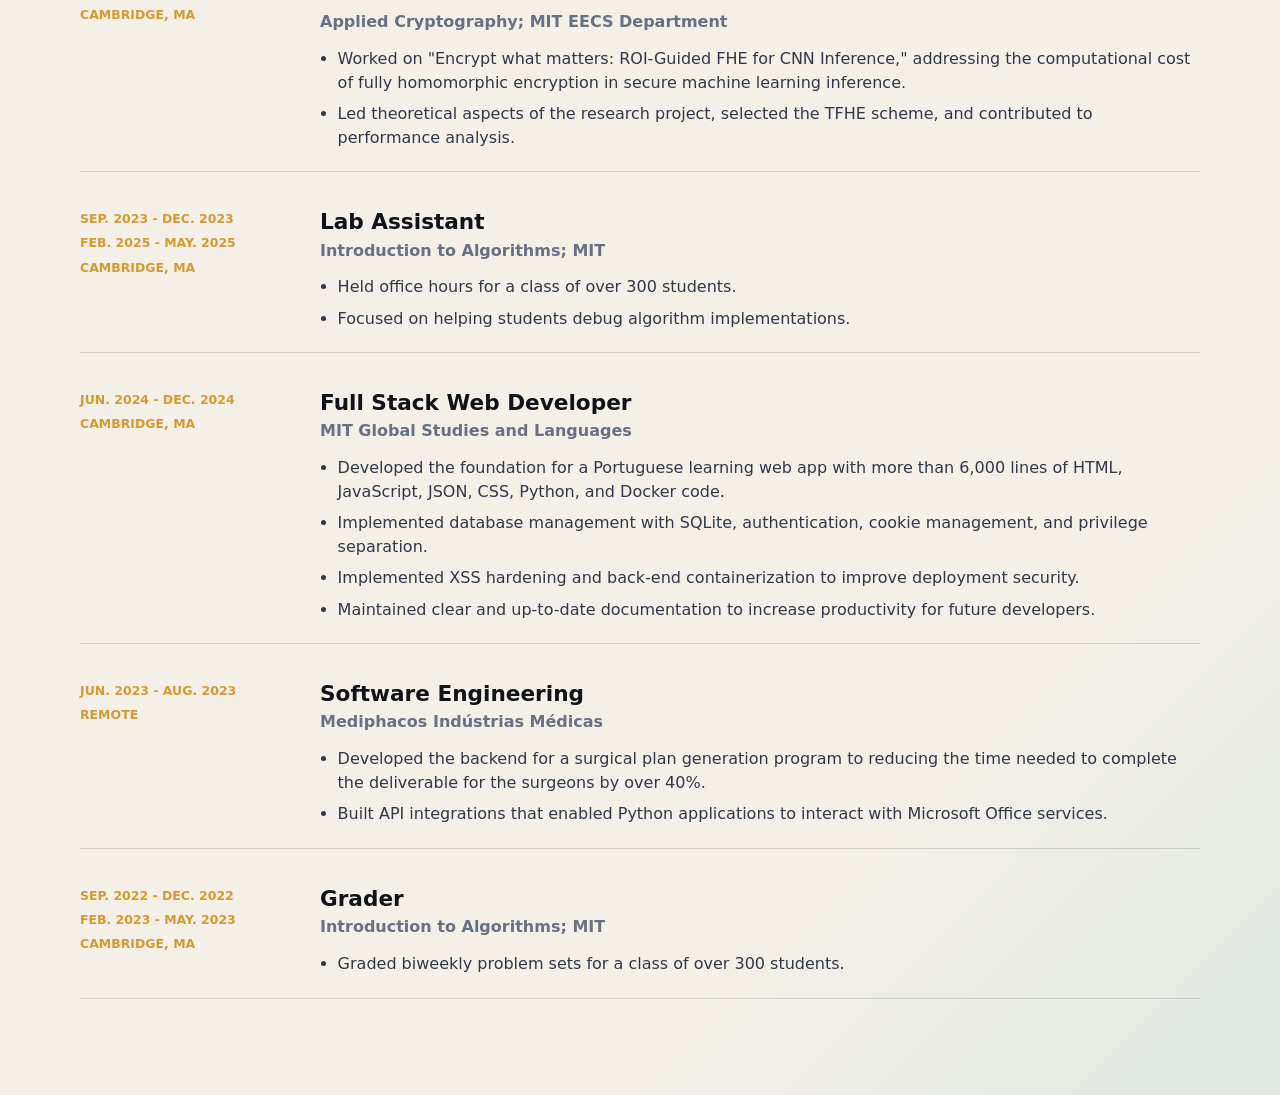
<file: cv.html>
﻿<!doctype html>
<html lang="en">
  <head>
    <meta charset="UTF-8" />
    <meta name="viewport" content="width=device-width, initial-scale=1.0" />
    <title>CV | Juan Esteban Reyes Beltrán</title>
    <link rel="stylesheet" href="styles.css" />
    <script src="script.js" defer></script>
  </head>
  <body data-page="cv">
    <header class="site-header">
      <a class="brand" href="index.html" aria-label="Home">
        <svg viewBox="0 0 24 24" aria-hidden="true">
          <path d="M3 10.8 12 3l9 7.8" />
          <path d="M5.5 9.2V21h13V9.2" />
          <path d="M9.5 21v-6h5v6" />
        </svg>
      </a>
      <nav class="site-nav" aria-label="Primary navigation">
        <a href="academics.html">Academics</a>
        <a href="projects.html">Projects</a>
        <a href="cv.html" aria-current="page">CV</a>
      </nav>
    </header>

    <main class="subpage cv-page">
      <section class="subpage-hero">
        <p class="eyebrow">Curriculum vitae</p>
        <h1>CV</h1>
        <p>
          Download the latest version of my resume, or browse selected
          experience entries below.
        </p>
        <a class="button primary" href="assets/resume-juan-reyes.pdf" download>
          Download CV
        </a>
      </section>

      <section class="experience-section" aria-labelledby="experience-title">
        <div class="section-heading">
          <p class="eyebrow">Experience</p>
          <h2 id="experience-title">Selected work</h2>
        </div>

        <div class="experience-list">
          <article class="experience-card">
            <div class="experience-meta">
              <span>Jun. 2026 - Present</span>
              <span>Cambridge, MA</span>
            </div>
            <div>
              <h3>Full Stack Developer - Cybersecurity Analyst</h3>
              <p class="experience-org">World Cup Picks; Personal Project, picks-football.com</p>
              <ul>
                <li>Developed and deployed a website using agentic AI to increase efficiency, producing over 30,000 lines of code in less than two weeks while performing iterative code review.</li>
                <li>Fully developed a separate authentication service with multifactor authentication to protect users' PII.</li>
                <li>Implemented detection techniques such as password honeypots to enhance the security of the website.</li>
                <li>Documented RESTful API usage to support security in the case of supply chain vulnerabilities.</li>
              </ul>
            </div>
          </article>

          <article class="experience-card">
            <div class="experience-meta">
              <span>Jan. 2026 - May. 2026</span>
              <span>Cambridge, MA</span>
            </div>
            <div>
              <h3>Teaching Assistant</h3>
              <p class="experience-org">Intro to Probability and Statistics; MIT Department of Mathematics</p>
              <ul>
                <li>Ported the code base used in previous years from R to Python to increase ease of use for students.</li>
                <li>Supported over 25 students actively during lectures following the TEAL teaching format.</li>
              </ul>
            </div>
          </article>

          <article class="experience-card">
            <div class="experience-meta">
              <span>Sep. 2025 - Present</span>
              <span>Cambridge, MA</span>
            </div>
            <div>
              <h3>Teaching Assistant</h3>
              <p class="experience-org">Linear Algebra and Optimization, MIT</p>
              <ul>
                <li>Helped remodel the subject syllabus for Linear Algebra and Optimization.</li>
                <li>Led a recitation section of nearly 15 students.</li>
                <li>Lectured review sessions for a class of over 90 students, covering cumulative semester material.</li>
              </ul>
            </div>
          </article>

          <article class="experience-card">
            <div class="experience-meta">
              <span>Jun. 2025 - Aug. 2025</span>
              <span>Mexico City, Mexico</span>
            </div>
            <div>
              <h3>Guest Researcher, IPN</h3>
              <p class="experience-org">Post-Quantum Cryptography Primitives on Constrained IoT Devices</p>
              <ul>
                <li>Developed a C test suite to benchmark main post-quantum cryptography algorithms on resource-constrained IoT devices.</li>
                <li>Used OpenSSL, liboqs, and MbedTLS from both CLI and IDE workflows for key management and encryption.</li>
                <li>Extended implementations on ARM architecture to fit an ESP-32 microcontroller architecture.</li>
                <li>Mentored students on RSA, FHE, Shor's algorithm, and lattice-based cryptography.</li>
              </ul>
            </div>
          </article>

          <article class="experience-card">
            <div class="experience-meta">
              <span>Feb. 2025 - May. 2025</span>
              <span>Cambridge, MA</span>
            </div>
            <div>
              <h3>Student - Author</h3>
              <p class="experience-org">Applied Cryptography; MIT EECS Department</p>
              <ul>
                <li>Worked on "Encrypt what matters: ROI-Guided FHE for CNN Inference," addressing the computational cost of fully homomorphic encryption in secure machine learning inference.</li>
                <li>Led theoretical aspects of the research project, selected the TFHE scheme, and contributed to performance analysis.</li>
              </ul>
            </div>
          </article>

          <article class="experience-card">
            <div class="experience-meta">
              <span>Sep. 2023 - Dec. 2023</span>
              <span>Feb. 2025 - May. 2025</span>
              <span>Cambridge, MA</span>
            </div>
            <div>
              <h3>Lab Assistant</h3>
              <p class="experience-org">Introduction to Algorithms; MIT</p>
              <ul>
                <li>Held office hours for a class of over 300 students.</li>
                <li>Focused on helping students debug algorithm implementations.</li>
              </ul>
            </div>
          </article>

          <article class="experience-card">
            <div class="experience-meta">
              <span>Jun. 2024 - Dec. 2024</span>
              <span>Cambridge, MA</span>
            </div>
            <div>
              <h3>Full Stack Web Developer</h3>
              <p class="experience-org">MIT Global Studies and Languages</p>
              <ul>
                <li>Developed the foundation for a Portuguese learning web app with more than 6,000 lines of HTML, JavaScript, JSON, CSS, Python, and Docker code.</li>
                <li>Implemented database management with SQLite, authentication, cookie management, and privilege separation.</li>
                <li>Implemented XSS hardening and back-end containerization to improve deployment security.</li>
                <li>Maintained clear and up-to-date documentation to increase productivity for future developers.</li>
              </ul>
            </div>
          </article>

          <article class="experience-card">
            <div class="experience-meta">
              <span>Jun. 2023 - Aug. 2023</span>
              <span>Remote</span>
            </div>
            <div>
              <h3>Software Engineering</h3>
              <p class="experience-org">Mediphacos Indústrias Médicas</p>
              <ul>
                <li>Developed the backend for a surgical plan generation program to reducing the time needed to complete the deliverable for the surgeons by over 40%.</li>
                <li>Built API integrations that enabled Python applications to interact with Microsoft Office services.</li>
              </ul>
            </div>
          </article>

          <article class="experience-card">
            <div class="experience-meta">
              <span>Sep. 2022 - Dec. 2022</span>
              <span>Feb. 2023 - May. 2023</span>
              <span>Cambridge, MA</span>
            </div>
            <div>
              <h3>Grader</h3>
              <p class="experience-org">Introduction to Algorithms; MIT</p>
              <ul>
                <li>Graded biweekly problem sets for a class of over 300 students.</li>
              </ul>
            </div>
          </article>
        </div>
      </section>
    </main>
  </body>
</html>
</file>
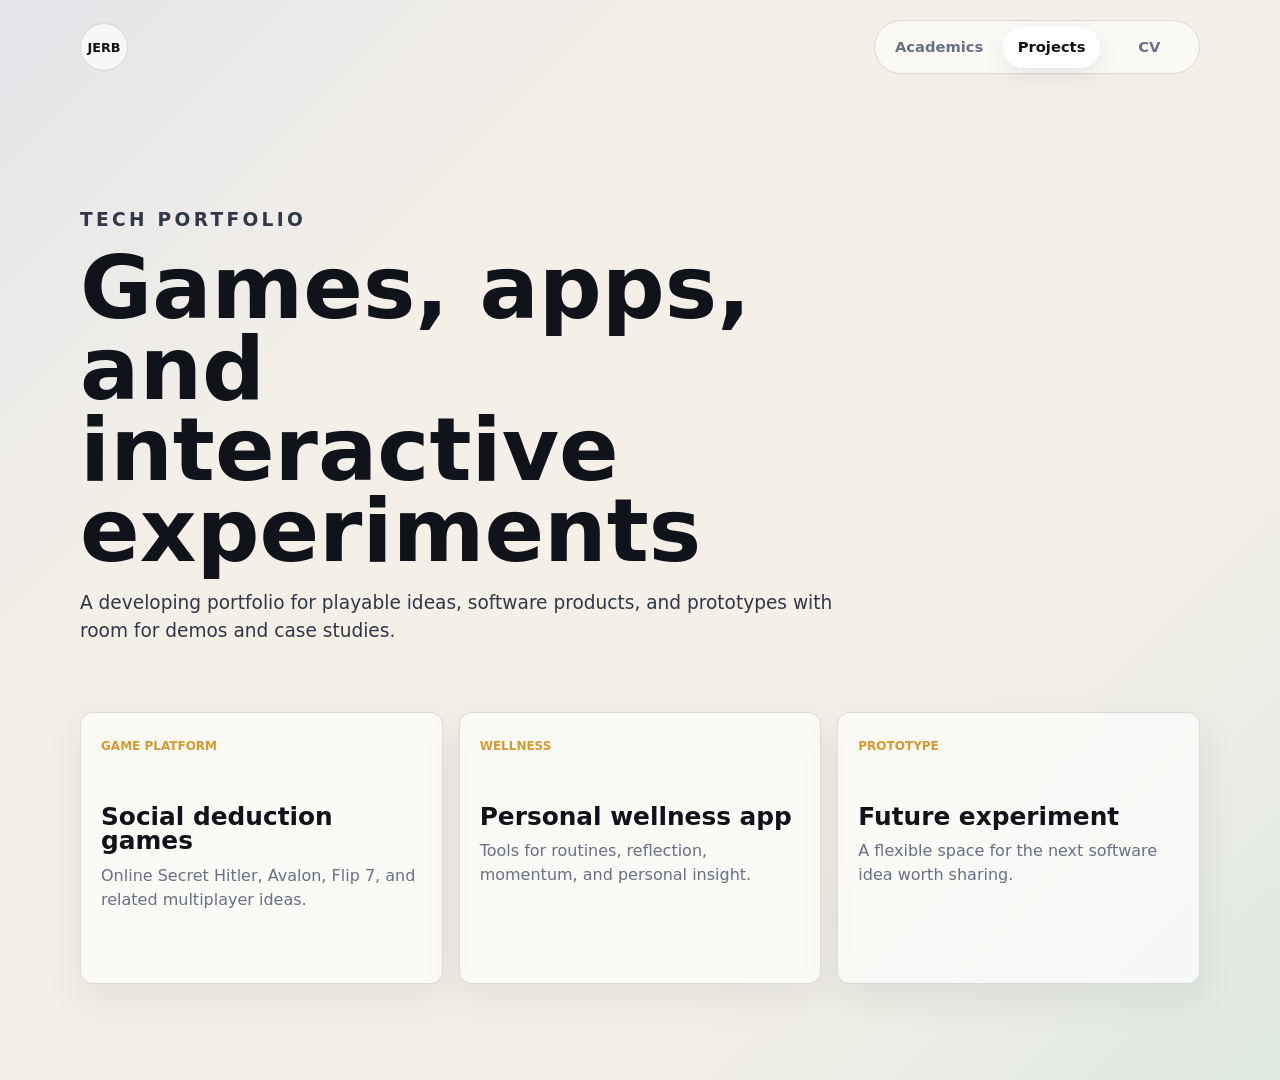
<file: projects.html>
<!doctype html>
<html lang="en">
  <head>
    <meta charset="UTF-8" />
    <meta name="viewport" content="width=device-width, initial-scale=1.0" />
    <title>Projects | Juan Esteban Reyes Beltrán</title>
    <link rel="stylesheet" href="styles.css" />
    <script src="script.js" defer></script>
  </head>
  <body data-page="projects">
    <header class="site-header">
      <a class="brand" href="index.html" aria-label="Home">JERB</a>
      <nav class="site-nav" aria-label="Primary navigation">
        <a href="academics.html">Academics</a>
        <a href="projects.html" aria-current="page">Projects</a>
        <a href="cv.html">CV</a>
      </nav>
    </header>

    <main class="subpage projects-page">
      <section class="subpage-hero">
        <p class="eyebrow">Tech portfolio</p>
        <h1>Games, apps, and interactive experiments</h1>
        <p>
          A developing portfolio for playable ideas, software products, and
          prototypes with room for demos and case studies.
        </p>
      </section>

      <section class="project-grid" aria-label="Project placeholders">
        <article class="project-card">
          <span>Game platform</span>
          <h2>Social deduction games</h2>
          <p>Online Secret Hitler, Avalon, Flip 7, and related multiplayer ideas.</p>
        </article>
        <article class="project-card">
          <span>Wellness</span>
          <h2>Personal wellness app</h2>
          <p>Tools for routines, reflection, momentum, and personal insight.</p>
        </article>
        <article class="project-card">
          <span>Prototype</span>
          <h2>Future experiment</h2>
          <p>A flexible space for the next software idea worth sharing.</p>
        </article>
      </section>
    </main>
  </body>
</html>
</file>
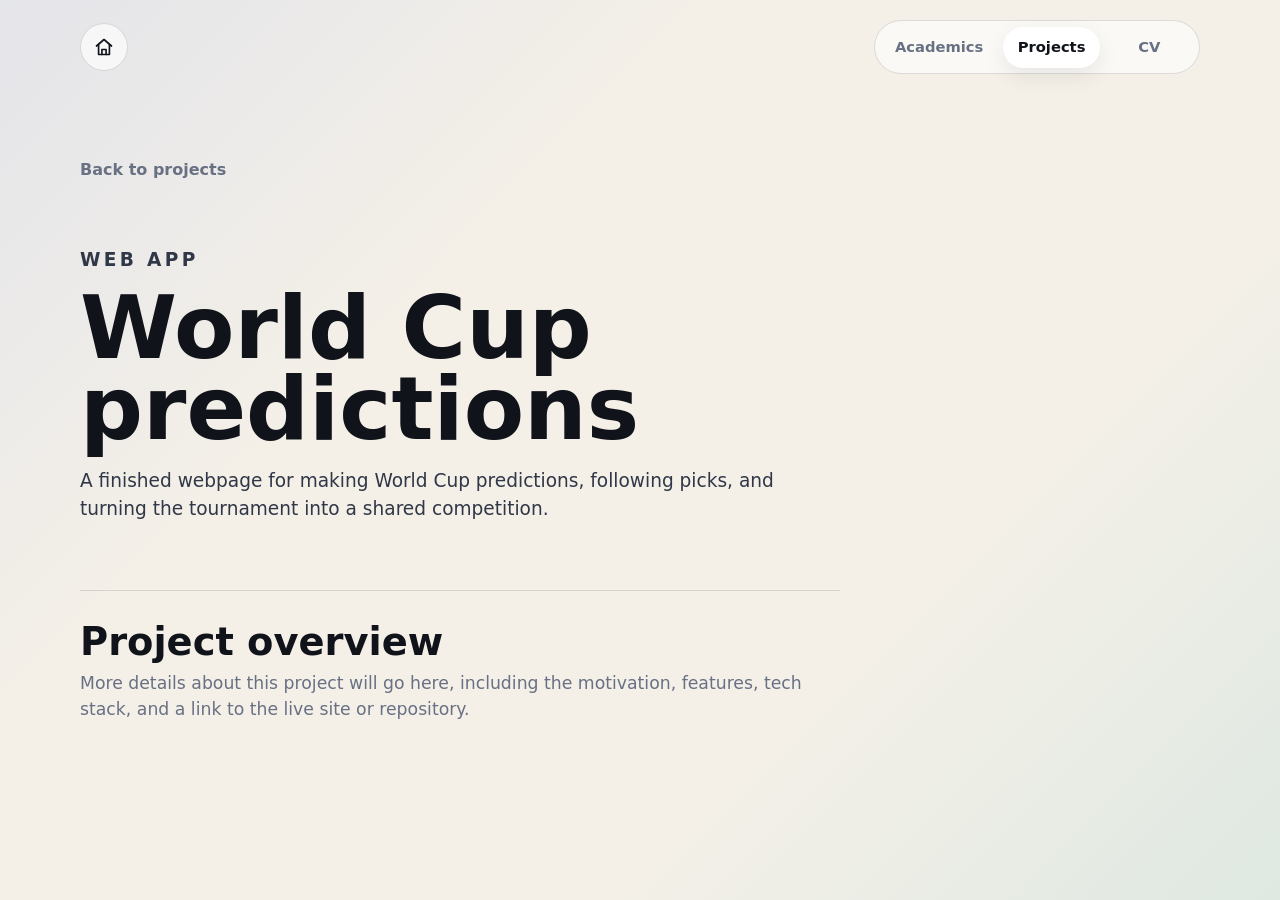
<file: worldcup-predictions.html>
<!doctype html>
<html lang="en">
  <head>
    <meta charset="UTF-8" />
    <meta name="viewport" content="width=device-width, initial-scale=1.0" />
    <title>World Cup Predictions | Juan Esteban Reyes Beltrán</title>
    <link rel="stylesheet" href="styles.css" />
    <script src="script.js" defer></script>
  </head>
  <body data-page="projects">
    <header class="site-header">
      <a class="brand" href="index.html" aria-label="Home">
        <svg viewBox="0 0 24 24" aria-hidden="true">
          <path d="M3 10.8 12 3l9 7.8" />
          <path d="M5.5 9.2V21h13V9.2" />
          <path d="M9.5 21v-6h5v6" />
        </svg>
      </a>
      <nav class="site-nav" aria-label="Primary navigation">
        <a href="academics.html">Academics</a>
        <a href="projects.html" aria-current="page">Projects</a>
        <a href="cv.html">CV</a>
      </nav>
    </header>

    <main class="subpage project-detail">
      <a class="back-link" href="projects.html">Back to projects</a>
      <section class="subpage-hero">
        <p class="eyebrow">Web app</p>
        <h1>World Cup predictions</h1>
        <p>
          A finished webpage for making World Cup predictions, following picks,
          and turning the tournament into a shared competition.
        </p>
      </section>

      <section class="project-detail-body" aria-labelledby="project-overview">
        <h2 id="project-overview">Project overview</h2>
        <p>
          More details about this project will go here, including the motivation,
          features, tech stack, and a link to the live site or repository.
        </p>
      </section>
    </main>
  </body>
</html>
</file>
<file: styles.css>
:root {
  --ink: #10131a;
  --muted: #687083;
  --paper: #f4f0e8;
  --surface: #ffffff;
  --line: rgba(16, 19, 26, 0.13);
  --blue: #275efe;
  --cyan: #1fa6a8;
  --coral: #e76650;
  --gold: #d59a2f;
  --shadow: 0 24px 70px rgba(16, 19, 26, 0.14);
}

* {
  box-sizing: border-box;
}

body {
  margin: 0;
  min-height: 100vh;
  color: var(--ink);
  background:
    linear-gradient(135deg, rgba(39, 94, 254, 0.08), transparent 32rem),
    linear-gradient(315deg, rgba(31, 166, 168, 0.1), transparent 30rem),
    var(--paper);
  font-family:
    Inter, ui-sans-serif, system-ui, -apple-system, BlinkMacSystemFont, "Segoe UI",
    sans-serif;
  line-height: 1.5;
}

a {
  color: inherit;
}

.site-header {
  display: flex;
  align-items: center;
  justify-content: space-between;
  gap: 1rem;
  width: min(1120px, calc(100% - 2rem));
  margin: 0 auto;
  padding: 1.25rem 0;
}

.brand {
  display: grid;
  width: 3rem;
  height: 3rem;
  place-items: center;
  border: 1px solid var(--line);
  border-radius: 50%;
  background: rgba(255, 255, 255, 0.66);
  font-size: 0.8rem;
  font-weight: 800;
  letter-spacing: 0;
  text-decoration: none;
}

.brand svg {
  width: 1.25rem;
  height: 1.25rem;
  fill: none;
  stroke: currentColor;
  stroke-linecap: round;
  stroke-linejoin: round;
  stroke-width: 2;
}

.site-nav {
  display: flex;
  flex-wrap: wrap;
  justify-content: flex-end;
  gap: 0.35rem;
  padding: 0.35rem;
  border: 1px solid var(--line);
  border-radius: 999px;
  background: rgba(255, 255, 255, 0.58);
  backdrop-filter: blur(18px);
}

.site-nav a {
  min-width: 5.5rem;
  padding: 0.6rem 0.9rem;
  border-radius: 999px;
  color: var(--muted);
  font-size: 0.92rem;
  font-weight: 700;
  text-align: center;
  text-decoration: none;
}

.site-nav a[aria-current="page"],
.site-nav a:hover {
  color: var(--ink);
  background: var(--surface);
  box-shadow: 0 8px 22px rgba(16, 19, 26, 0.08);
}

main {
  width: min(1120px, calc(100% - 2rem));
  margin: 0 auto;
}

.eyebrow {
  margin: 0 0 0.85rem;
  color: var(--cyan);
  font-size: 0.78rem;
  font-weight: 850;
  letter-spacing: 0.18em;
  text-transform: uppercase;
}

h1,
h2,
p {
  margin-top: 0;
}

h1 {
  max-width: 14ch;
  margin-bottom: 1.1rem;
  font-size: clamp(3rem, 8vw, 6.8rem);
  line-height: 0.92;
  letter-spacing: 0;
}

.about-hero {
  display: grid;
  justify-items: center;
  min-height: calc(100vh - 5.5rem);
  padding: clamp(0.25rem, 1.5vw, 1.25rem) 0 5rem;
  text-align: center;
}

.about-portrait {
  width: min(100%, 21rem);
  aspect-ratio: 1;
  object-fit: cover;
  object-position: center 18%;
  border: 1px solid var(--line);
  border-radius: 50%;
  box-shadow: var(--shadow);
}

.about-intro {
  width: min(100%, 46rem);
  margin-top: 2rem;
}

.about-intro h1 {
  max-width: none;
  margin-bottom: 2.5rem;
  font-size: clamp(2.5rem, 7vw, 5.2rem);
}

.about-text {
  color: #303747;
  font-size: clamp(1.05rem, 2vw, 1.25rem);
}

.about-text p:last-child {
  margin-bottom: 0;
}

h2 {
  margin-bottom: 0.6rem;
  font-size: clamp(1.6rem, 3vw, 2.4rem);
  line-height: 1;
}

.hero-lede {
  max-width: 42rem;
  color: #303747;
  font-size: clamp(1.05rem, 2vw, 1.35rem);
}

.hero-actions {
  display: flex;
  flex-wrap: wrap;
  gap: 0.75rem;
  margin-top: 2rem;
}

.button {
  display: inline-flex;
  align-items: center;
  justify-content: center;
  min-height: 2.9rem;
  padding: 0.78rem 1.05rem;
  border: 1px solid var(--line);
  border-radius: 999px;
  font-weight: 800;
  text-decoration: none;
}

.button.primary {
  color: white;
  background: var(--ink);
}

.button.secondary {
  background: rgba(255, 255, 255, 0.7);
}

.button.disabled {
  cursor: not-allowed;
  opacity: 0.64;
}

.project-card span,
.row-meta {
  color: var(--gold);
  font-size: 0.75rem;
  font-weight: 850;
  text-transform: uppercase;
}

.pathways,
.about-section,
.now-section {
  padding: 4rem 0;
  border-top: 1px solid var(--line);
}

.section-heading {
  margin-bottom: 1.6rem;
}

.pathway-grid,
.project-grid {
  display: grid;
  grid-template-columns: repeat(3, minmax(0, 1fr));
  gap: 1rem;
}

.pathway-card,
.project-card,
.content-row {
  position: relative;
  overflow: hidden;
  border: 1px solid var(--line);
  background: rgba(255, 255, 255, 0.66);
  box-shadow: 0 14px 40px rgba(16, 19, 26, 0.07);
}

.pathway-card::before,
.project-card::before {
  content: "";
  position: absolute;
  inset: 0;
  background: radial-gradient(
    circle at var(--spotlight-x, 50%) var(--spotlight-y, 0%),
    rgba(39, 94, 254, 0.13),
    transparent 16rem
  );
  opacity: 0;
  transition: opacity 180ms ease;
}

.pathway-card:hover::before,
.project-card:hover::before {
  opacity: 1;
}

.pathway-card > *,
.project-card > * {
  position: relative;
}

.pathway-card {
  min-height: 15rem;
  padding: 1.2rem;
  border-radius: 0.8rem;
  text-decoration: none;
  transition:
    transform 180ms ease,
    box-shadow 180ms ease;
}

.pathway-card:hover {
  transform: translateY(-4px);
  box-shadow: 0 22px 54px rgba(16, 19, 26, 0.12);
}

.pathway-card span {
  display: block;
  margin-bottom: 4rem;
  font-size: 1.25rem;
  font-weight: 850;
}

.pathway-card p {
  margin-bottom: 0;
  color: var(--muted);
}

.academic {
  border-top: 4px solid var(--blue);
}

.portfolio {
  border-top: 4px solid var(--coral);
}

.cv {
  border-top: 4px solid var(--cyan);
}

.about-section {
  display: grid;
  grid-template-columns: minmax(0, 0.9fr) minmax(22rem, 1.1fr);
  gap: clamp(2rem, 5vw, 4rem);
  align-items: start;
}

.about-copy p {
  max-width: 42rem;
  color: #303747;
  font-size: 1.04rem;
}

.about-notes {
  display: grid;
  gap: 0.8rem;
}

.about-notes article {
  display: grid;
  grid-template-columns: 10rem 1fr;
  gap: 1rem;
  padding: 1rem 0;
  border-bottom: 1px solid var(--line);
}

.about-notes span {
  color: var(--coral);
  font-size: 0.78rem;
  font-weight: 850;
  text-transform: uppercase;
}

.about-notes p {
  margin-bottom: 0;
  color: var(--muted);
}

.now-section {
  display: grid;
  grid-template-columns: 0.8fr 1.2fr;
  gap: 2rem;
}

.idea-list {
  display: grid;
  gap: 0.9rem;
  margin: 0;
  padding: 0;
  list-style: none;
}

.idea-list li {
  padding: 1rem 0 1rem 1rem;
  border-left: 3px solid var(--coral);
  color: #303747;
}

.site-footer {
  display: flex;
  justify-content: space-between;
  gap: 1rem;
  width: min(1120px, calc(100% - 2rem));
  margin: 2rem auto 0;
  padding: 2rem 0;
  border-top: 1px solid var(--line);
  color: var(--muted);
}

.site-footer div {
  display: flex;
  gap: 1rem;
}

.site-footer a {
  font-weight: 800;
  text-decoration: none;
}

.subpage {
  padding: 4rem 0 6rem;
}

.subpage-hero {
  max-width: 760px;
  padding: 3rem 0;
}

.subpage-hero h1 {
  max-width: 12ch;
  font-size: clamp(2.9rem, 7vw, 5.5rem);
}

.subpage-hero p {
  color: #303747;
  font-size: 1.16rem;
}

.academic-page {
  --paper: #f7f6f2;
  padding-top: 0.75rem;
}

.academic-hero {
  max-width: none;
  padding: 0 0 1.25rem;
}

.academic-stats {
  display: grid;
  grid-template-columns: repeat(3, minmax(0, 1fr));
  gap: 0.8rem;
  max-width: 48rem;
  margin-top: 0;
}

.academic-stats article {
  min-height: 7rem;
  padding: 1rem;
  border: 1px solid var(--line);
  border-radius: 0.8rem;
  background: rgba(255, 255, 255, 0.68);
  box-shadow: 0 12px 36px rgba(16, 19, 26, 0.06);
}

.academic-stats strong {
  display: block;
  margin-bottom: 0.5rem;
  font-size: clamp(1.8rem, 4vw, 2.8rem);
  line-height: 1;
}

.academic-stats span {
  display: block;
  color: var(--muted);
  font-size: 0.88rem;
}

.coursework-section {
  padding-top: 1rem;
  border-top: 1px solid var(--line);
}

.papers-section {
  padding: 1rem 0 3.5rem;
  border-top: 1px solid var(--line);
}

.papers-heading {
  display: flex;
  align-items: end;
  justify-content: space-between;
  gap: 2rem;
}

.papers-heading > p {
  max-width: 34rem;
  color: var(--muted);
}

.paper-grid {
  display: grid;
  grid-template-columns: repeat(2, minmax(0, 1fr));
  gap: 1rem;
}

.paper-card {
  display: flex;
  min-height: 17rem;
  flex-direction: column;
  align-items: flex-start;
  padding: 1.15rem;
  border: 1px solid var(--line);
  border-radius: 0.8rem;
  background: rgba(255, 255, 255, 0.7);
  box-shadow: 0 14px 40px rgba(16, 19, 26, 0.06);
}

.paper-meta {
  color: var(--gold);
  font-size: 0.75rem;
  font-weight: 850;
  text-transform: uppercase;
}

.paper-card h3 {
  margin: 2rem 0 0.7rem;
  font-size: 1.45rem;
  line-height: 1.08;
}

.paper-card p {
  margin-bottom: 1rem;
  color: #303747;
}

.paper-card a {
  display: inline-flex;
  align-items: center;
  min-height: 2.55rem;
  margin-top: auto;
  padding: 0.65rem 0.9rem;
  border: 1px solid var(--line);
  border-radius: 999px;
  background: rgba(255, 255, 255, 0.72);
  font-weight: 850;
  text-decoration: none;
}

.paper-card a:hover {
  background: var(--surface);
  box-shadow: 0 8px 22px rgba(16, 19, 26, 0.08);
}

.coursework-heading {
  display: flex;
  align-items: end;
  justify-content: space-between;
  gap: 2rem;
}

.coursework-heading > p {
  max-width: 34rem;
  color: var(--muted);
}

.timeline {
  display: grid;
  gap: 1.45rem;
}

.term {
  display: grid;
  grid-template-columns: 13rem minmax(0, 1fr);
  gap: 2rem;
  padding-bottom: 1.45rem;
  border-bottom: 1px solid var(--line);
}

.term:last-child {
  border-bottom: 0;
}

.term-label {
  position: sticky;
  top: 1rem;
  align-self: start;
}

.term-label h3 {
  margin: 0;
  font-size: 1.1rem;
  line-height: 1.1;
}

.term-label span {
  display: block;
  margin-top: 0.5rem;
  color: var(--muted);
  font-size: 0.86rem;
}

.courses {
  display: grid;
  gap: 0.75rem;
}

.course {
  display: grid;
  grid-template-columns: 6.5rem minmax(0, 1fr);
  gap: 1.1rem;
  padding: 1rem;
  border: 1px solid var(--line);
  border-radius: 0.8rem;
  background: rgba(255, 255, 255, 0.7);
  box-shadow: 0 14px 40px rgba(16, 19, 26, 0.06);
}

.course-code {
  color: var(--cyan);
  font-size: 0.92rem;
  font-weight: 850;
}

.course h4 {
  margin: 0 0 0.35rem;
  font-size: 1.05rem;
  line-height: 1.2;
}

.course p {
  margin-bottom: 0;
  color: #303747;
  font-size: 0.96rem;
}

.course-tags {
  display: flex;
  flex-wrap: wrap;
  gap: 0.4rem;
  margin-top: 0.75rem;
}

.course-tags span {
  display: inline-flex;
  align-items: center;
  min-height: 1.6rem;
  padding: 0.18rem 0.55rem;
  border: 1px solid rgba(213, 154, 47, 0.36);
  border-radius: 999px;
  color: #6b4a13;
  background: rgba(255, 255, 255, 0.62);
  font-size: 0.75rem;
  font-weight: 800;
}

.source-note {
  margin-top: 2.5rem;
  padding: 1.1rem 1.25rem;
  border-left: 4px solid var(--cyan);
  border-radius: 0 0.8rem 0.8rem 0;
  background: rgba(31, 166, 168, 0.1);
  color: #34515a;
}

.source-links {
  display: flex;
  flex-wrap: wrap;
  gap: 0.75rem;
  margin-top: 0.75rem;
}

.source-links a {
  color: var(--ink);
  font-weight: 850;
  text-decoration-thickness: 1px;
  text-underline-offset: 3px;
}

.content-list {
  display: grid;
  border-top: 1px solid var(--line);
}

.content-row {
  display: grid;
  grid-template-columns: 10rem 1fr;
  gap: 2rem;
  padding: 1.4rem 0;
  border-width: 0 0 1px;
  background: transparent;
  box-shadow: none;
}

.content-row h2 {
  font-size: 1.4rem;
}

.content-row p {
  max-width: 54rem;
  color: var(--muted);
}

.experience-section {
  padding-top: 1rem;
  border-top: 1px solid var(--line);
}

.experience-list {
  display: grid;
  gap: 1rem;
}

.experience-card {
  display: grid;
  grid-template-columns: 13rem 1fr;
  gap: 2rem;
  padding: 1.35rem 0;
  border-bottom: 1px solid var(--line);
}

.experience-meta {
  display: grid;
  align-content: start;
  gap: 0.35rem;
  color: var(--gold);
  font-size: 0.78rem;
  font-weight: 850;
  text-transform: uppercase;
}

.experience-card h3 {
  margin: 0 0 0.3rem;
  font-size: 1.35rem;
  line-height: 1.1;
}

.experience-org {
  margin-bottom: 0.8rem;
  color: var(--muted);
  font-weight: 750;
}

.experience-card ul {
  display: grid;
  gap: 0.45rem;
  margin: 0;
  padding-left: 1.1rem;
  color: #303747;
}

.project-card {
  min-height: 17rem;
  padding: 1.25rem;
  border-radius: 0.8rem;
  text-decoration: none;
}

.project-card h2 {
  margin-top: 3rem;
  font-size: 1.55rem;
}

.project-card p {
  color: var(--muted);
}

.back-link {
  display: inline-flex;
  margin-bottom: 1rem;
  color: var(--muted);
  font-weight: 800;
  text-decoration: none;
}

.back-link:hover {
  color: var(--ink);
}

.project-detail-body {
  max-width: 760px;
  padding-top: 2rem;
  border-top: 1px solid var(--line);
}

.project-detail-body p {
  color: var(--muted);
  font-size: 1.08rem;
}

@media (max-width: 820px) {
  .site-header,
  .site-footer,
  .now-section {
    align-items: flex-start;
    flex-direction: column;
  }

  .about-section,
  .now-section {
    grid-template-columns: 1fr;
  }

  .pathway-grid,
  .project-grid {
    grid-template-columns: 1fr;
  }

  .content-row {
    grid-template-columns: 1fr;
    gap: 0.35rem;
  }

  .academic-stats {
    grid-template-columns: 1fr;
  }

  .coursework-heading {
    display: block;
  }

  .papers-heading {
    display: block;
  }

  .paper-grid {
    grid-template-columns: 1fr;
  }

  .term {
    grid-template-columns: 1fr;
    gap: 0.85rem;
  }

  .term-label {
    position: static;
  }

  .experience-card {
    grid-template-columns: 1fr;
    gap: 0.75rem;
  }

  .about-notes article {
    grid-template-columns: 1fr;
    gap: 0.35rem;
  }
}

@media (max-width: 560px) {
  .site-nav {
    width: 100%;
    border-radius: 1rem;
  }

  .site-nav a {
    flex: 1;
    min-width: 0;
  }

  h1 {
    font-size: clamp(2.6rem, 17vw, 4rem);
  }

  .course {
    grid-template-columns: 1fr;
    gap: 0.5rem;
  }
}
</file>
